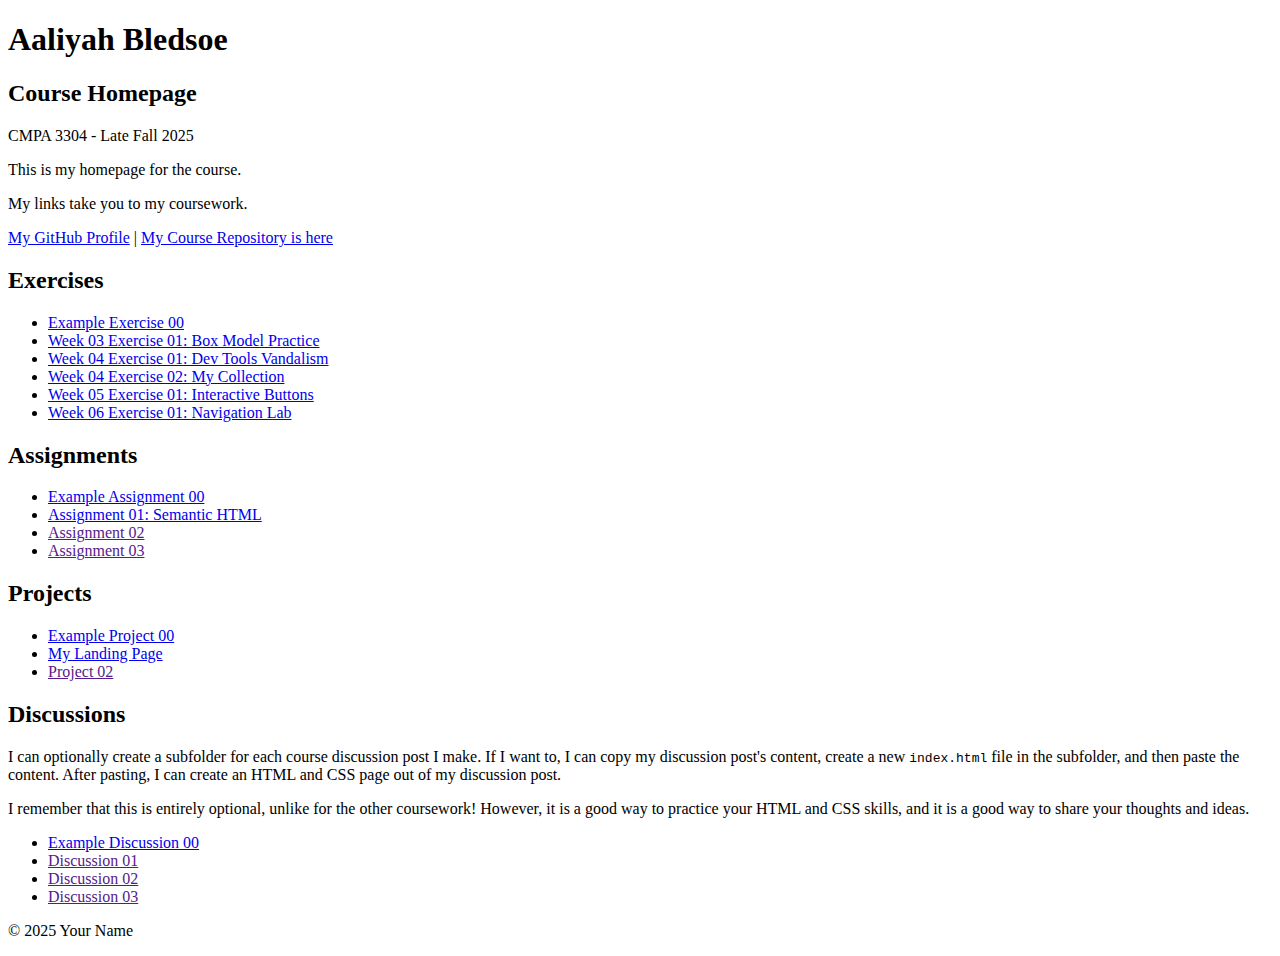
<file: index.html>
<!DOCTYPE html>

<!--

INSTRUCTIONS: HOW TO CHANGE THIS PAGE:

1. Change "Student Name" in the title above to your real name.

2. Change "Your Name" in the big heading below to your real name.

3. Change "your-username" to your real GitHub username in both links.

4. Change "your-repo-name" to the name of this repository.

5. Change "Course Name" to the name of your class.

6. Change "Semester Year" to match when you are taking this class.

7. Add links to your work:
    - Find the words that say "Exercise 01", "Assignment 01", etc.
    - Between the quote marks in href="", put the relative link to your work in the subfolder. You can simply link to the subfolder name. Take a look at the example folders and links to see how to do this.
    - For work not yet started/completed, you can leave the href="" blank until you are ready.
    - Change the words "Exercise 01" to match the name of the exercise. Do the same for assignments and projects. If you add your discussion posts, do the same for them.
    - Do this for each piece of work you finish.

8. You can add more links by copying a whole line like this:
    <li><a href="">New Work Name</a></li>
    Then paste it below the last one in that section.

9. Save your changes and push to GitHub when you are done. Remember you can use GitHub Desktop to help you with this.

Remember: During the course, if you want, you can style your homepage to introduce your own style and aesthetics. To start, keep this page simple and plain. This is just a template to get you started. Embrace the handcrafted approach to web design and development: change things to make them your own.

Remember: You must have a GitHub account, a new GitHub repository for this course, and this file (index.html) in that repository. 

Remember: You must create subfolders for each piece of coursework as the semester progresses.

-->

<html lang="en">

<head>
    <meta charset="UTF-8" />
    <title>Course Homepage template</title>
    <meta charset="UTF-8" />
    <meta name="viewport" content="width=device-width, initial-scale=1.0" />
    <title>Aaliyah Bledsoe - Course Homepage</title>
</head>

<body>
    <header>
        <h1>Aaliyah Bledsoe</h1>
        <h2>Course Homepage</h2>
        <p>CMPA 3304 - Late Fall 2025</p>
        <p>This is my homepage for the course.</p>
        <p>My links take you to my coursework.</p>
        <nav>
            <a href="https://github.com/aabledso">My GitHub Profile</a>
            |
            <a href="https://github.com/aabledso/course-portfolio-aaliyah-bledsoe">
                My Course Repository is here
            </a>
        </nav>
    </header>

    <main>
        <section>
            <h2>Exercises</h2>
            <ul>
                <li>
                    <a href="example-exercise-00/">Example Exercise 00</a>
                </li>
                <li><a href="week-03-exercise-01">Week 03 Exercise 01: Box Model Practice</a></li>
                <li><a href="week-04-exercise-01">Week 04 Exercise 01: Dev Tools
                        Vandalism</a></li>
                <li><a href="week-04-exercise-02">Week 04 Exercise 02: My Collection</a></li>
                <li><a href="week-05-exercise-01/">Week 05 Exercise 01: Interactive Buttons</a></li>
                <li><a href="week-06-exercise-01/">Week 06 Exercise 01: Navigation Lab</a></li>
            </ul>
        </section>

        <section>
            <h2>Assignments</h2>
            <ul>
                <li>
                    <a href="example-assignment-00/">
                        Example Assignment 00
                    </a>
                </li>
                <li><a href="assignment-01/index.html">Assignment 01: Semantic HTML</a></li>
                <li><a href="">Assignment 02</a></li>
                <li><a href="">Assignment 03</a></li>
            </ul>
        </section>

        <section>
            <h2>Projects</h2>
            <ul>
                <li>
                    <a href="example-project-00/">Example Project 00</a>
                </li>
                <li><a href="project-01\index.html">My Landing Page</a></li>
                <li><a href="">Project 02</a></li>
            </ul>
        </section>

        <section>
            <h2>Discussions</h2>
            <p>
                I can optionally create a subfolder for each course
                discussion post I make. If I want to, I can copy my
                discussion post's content, create a new
                <code>index.html</code>
                file in the subfolder, and then paste the content. After
                pasting, I can create an HTML and CSS page out of my
                discussion post.
            </p>
            <p>
                I remember that this is entirely optional, unlike for the
                other coursework! However, it is a good way to practice your
                HTML and CSS skills, and it is a good way to share your
                thoughts and ideas.
            </p>
            <ul>
                <li>
                    <a href="example-discussion-00/">
                        Example Discussion 00
                    </a>
                </li>
                <li><a href="">Discussion 01</a></li>
                <li><a href="">Discussion 02</a></li>
                <li><a href="">Discussion 03</a></li>
            </ul>
        </section>
    </main>

    <footer>
        <p>&copy; 2025 Your Name</p>
    </footer>
</body>

</html>
</file>
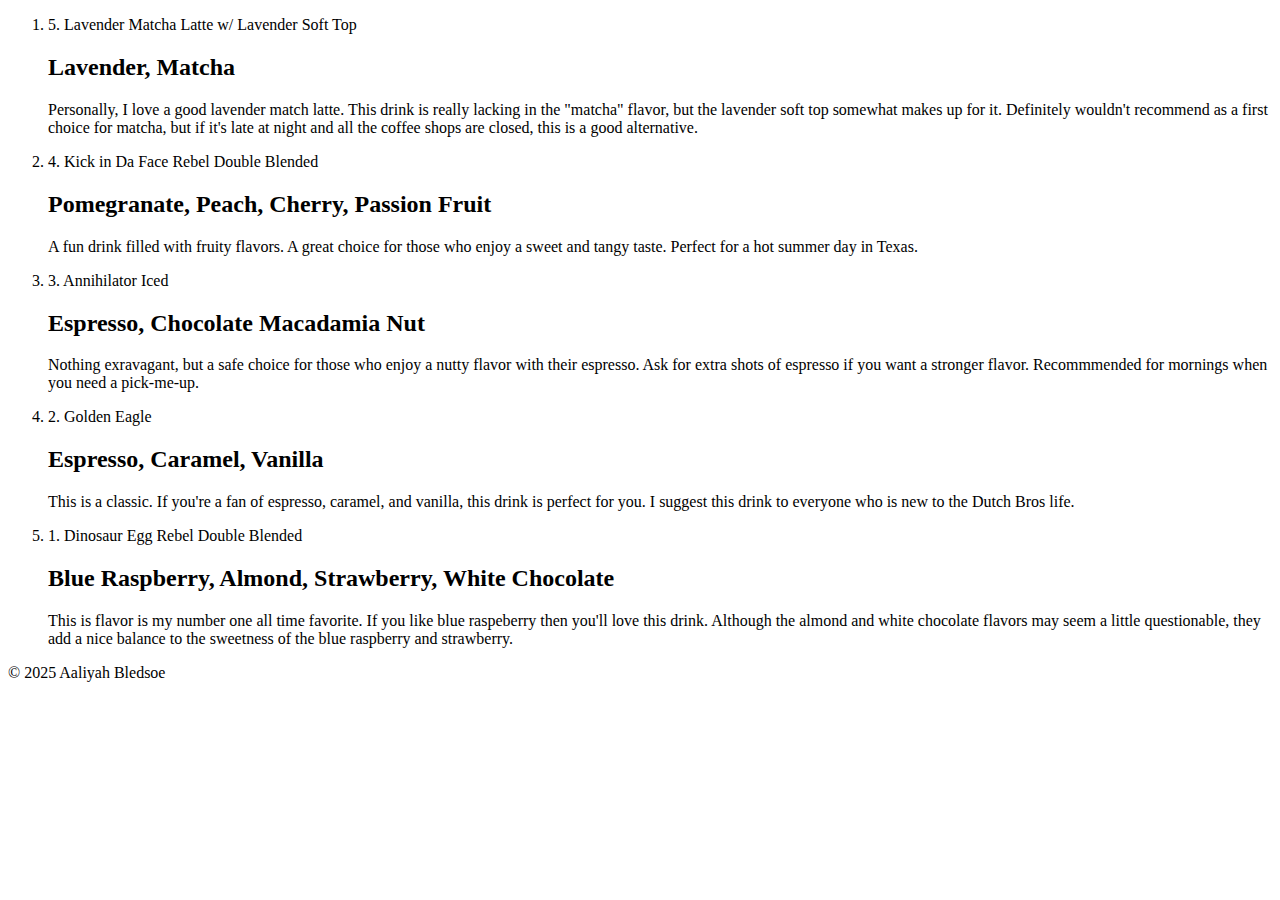
<file: assignment-01/index.html>
<!DOCTYPE html>
<html lang="en">
<header>
    <meta charset="UTF-8" />
    <meta name="viewport" content="width=device-width, initial-scale=1.0" />
    <title>Assignment 01: Semantic HTML</title>
</header>
<main>
    <ol>
        <li>5. Lavender Matcha Latte w/ Lavender Soft Top</li>
        <h2>Lavender, Matcha</h2>
        <p> Personally, I love a good lavender match latte. This drink is really lacking in the "matcha" flavor, but the
            lavender soft top somewhat makes up for it. Definitely wouldn't recommend as a first choice for matcha, but
            if it's late at night and all the coffee shops are closed, this is a good alternative. </p>
        <li>4. Kick in Da Face Rebel Double Blended</li>
        <h2>Pomegranate, Peach, Cherry, Passion Fruit</h2>
        <p> A fun drink filled with fruity flavors. A great choice for those who enjoy a sweet and tangy taste. Perfect
            for a hot summer day in Texas.</p>
        <li>3. Annihilator Iced</li>
        <h2>Espresso, Chocolate Macadamia Nut</h2>
        <p> Nothing exravagant, but a safe choice for those who enjoy a nutty flavor with their espresso. Ask for extra
            shots of espresso if you want a stronger flavor. Recommmended for mornings when you need a pick-me-up.</p>
        <li>2. Golden Eagle</li>
        <h2>Espresso, Caramel, Vanilla</h2>
        <p> This is a classic. If you're a fan of espresso, caramel, and vanilla, this drink is perfect for you. I
            suggest this drink to everyone who is new to the Dutch Bros life.</p>
        <li>1. Dinosaur Egg Rebel Double Blended</li>
        <h2>Blue Raspberry, Almond, Strawberry, White Chocolate</h2>
        <p> This is flavor is my number one all time favorite. If you like blue raspeberry then you'll love this drink.
            Although the almond and white chocolate flavors may seem a little questionable, they add a nice balance to
            the sweetness of the blue raspberry and strawberry. </p>
    </ol>
</main>
<footer>
    <p>&copy; 2025 Aaliyah Bledsoe</p>
</footer>
</file>
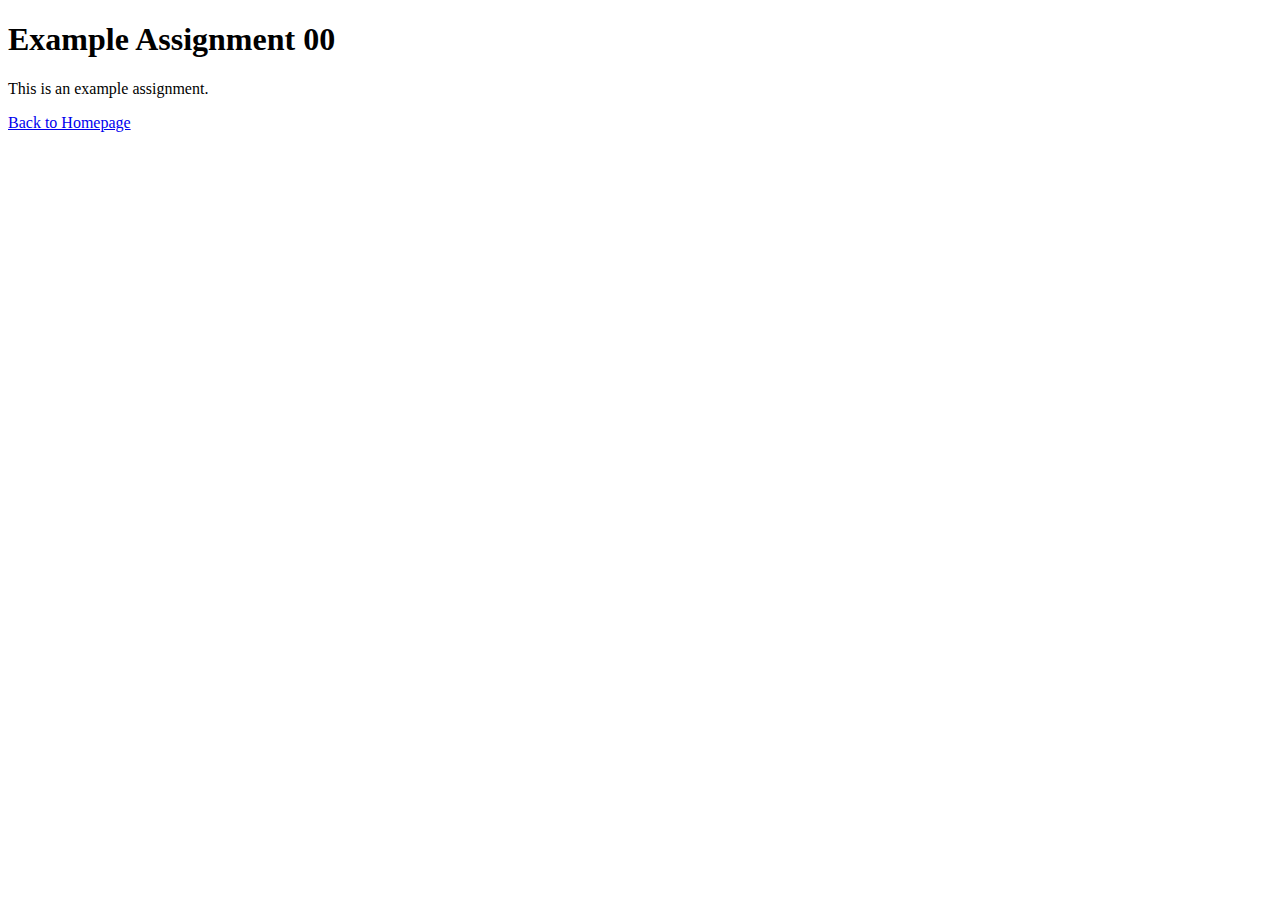
<file: example-assignment-00/index.html>
<!DOCTYPE html>
<html lang="en">
    <head>
        <meta charset="UTF-8" />
        <meta name="viewport" content="width=device-width, initial-scale=1.0" />
        <title>Example Assignment 00</title>
    </head>
    <body>
        <h1>Example Assignment 00</h1>
        <p>This is an example assignment.</p>
        <a href="../index.html">Back to Homepage</a>
    </body>
</html>
</file>
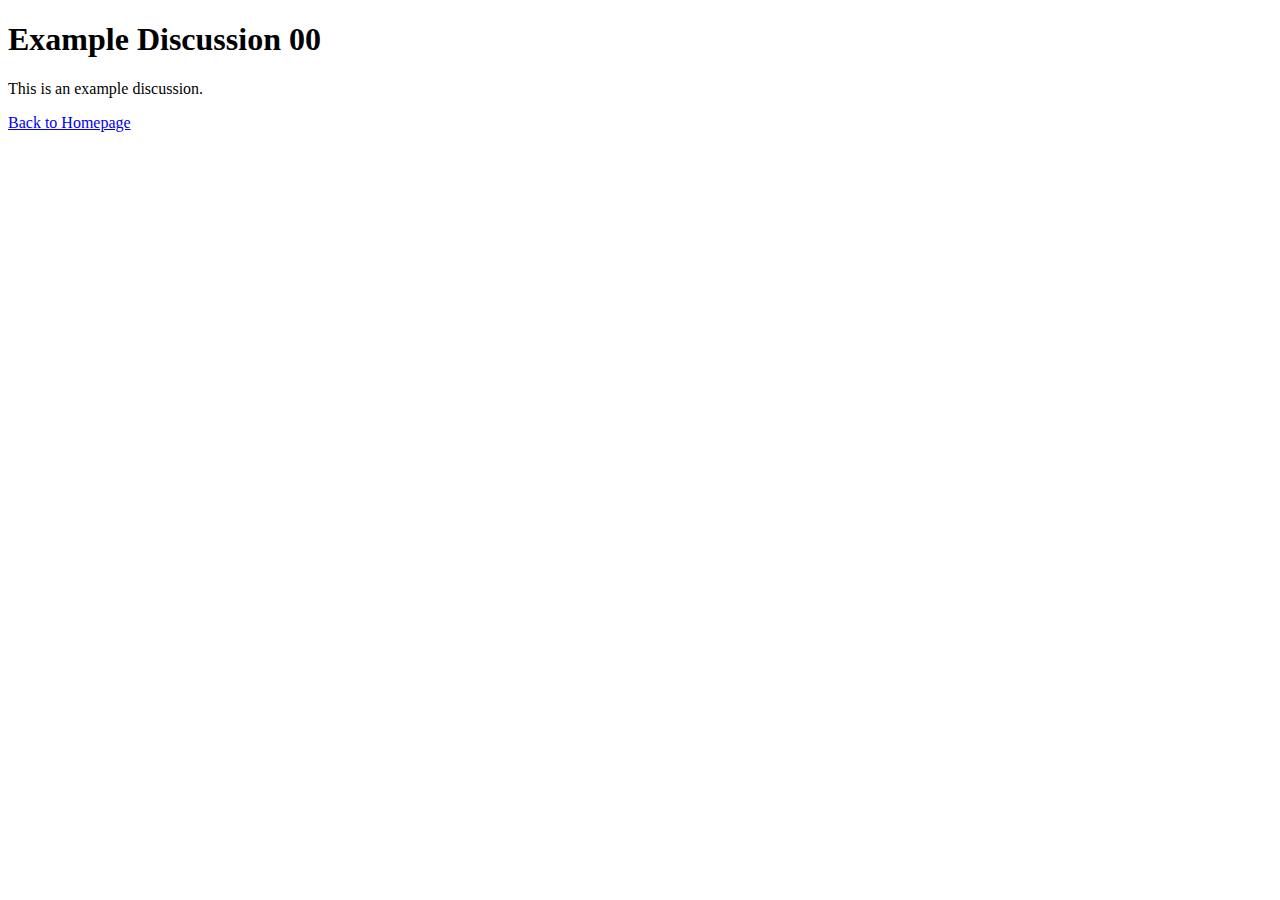
<file: example-discussion-00/index.html>
<!DOCTYPE html>
<html lang="en">
    <head>
        <meta charset="UTF-8" />
        <meta name="viewport" content="width=device-width, initial-scale=1.0" />
        <title>Example Discussion 00</title>
    </head>
    <body>
        <h1>Example Discussion 00</h1>
        <p>This is an example discussion.</p>
        <a href="../index.html">Back to Homepage</a>
    </body>
</html>
</file>
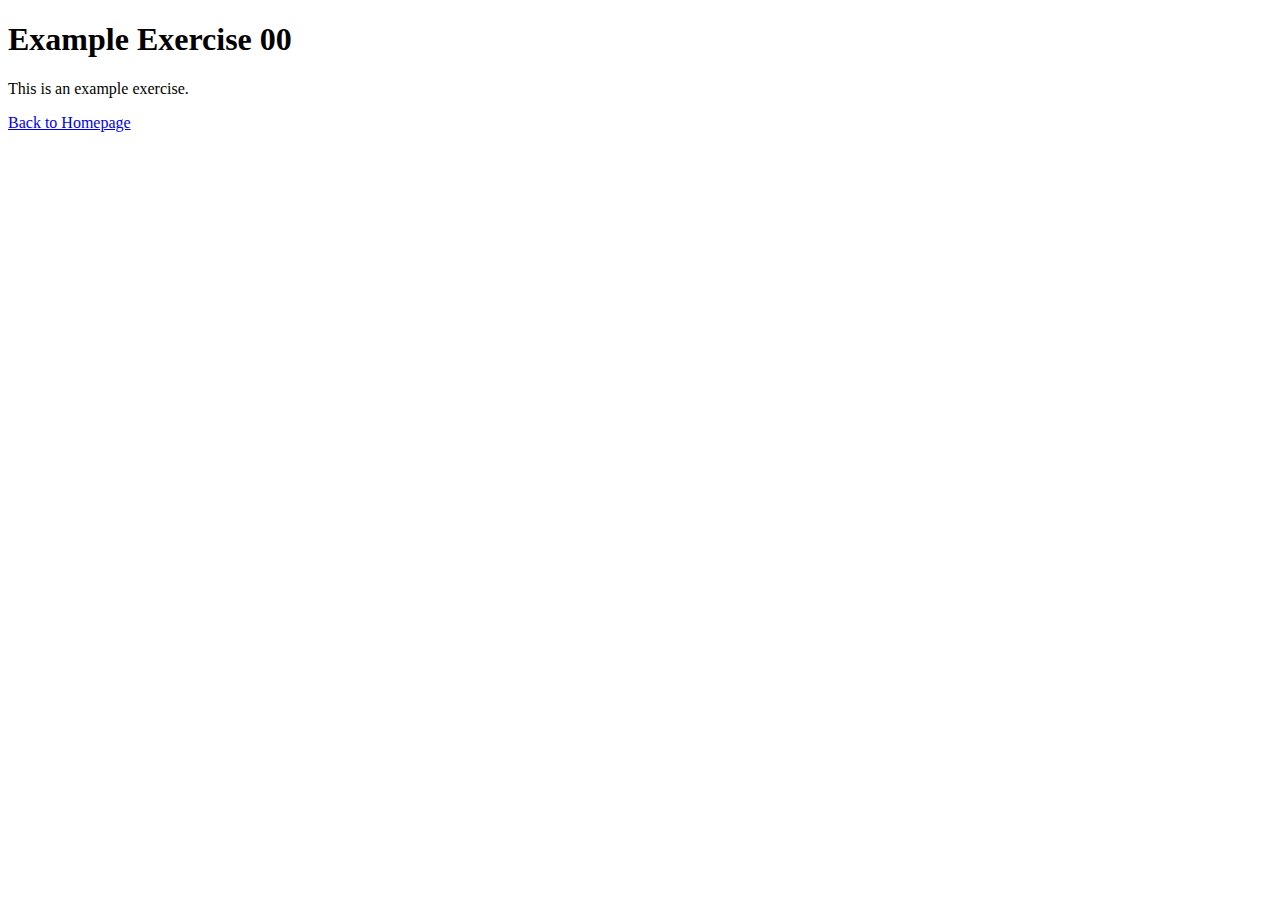
<file: example-exercise-00/index.html>
<!DOCTYPE html>
<html lang="en">
    <head>
        <meta charset="UTF-8" />
        <meta name="viewport" content="width=device-width, initial-scale=1.0" />
        <title>Example Exercise 00</title>
    </head>
    <body>
        <h1>Example Exercise 00</h1>
        <p>This is an example exercise.</p>
        <a href="../index.html">Back to Homepage</a>
    </body>
</html>
</file>
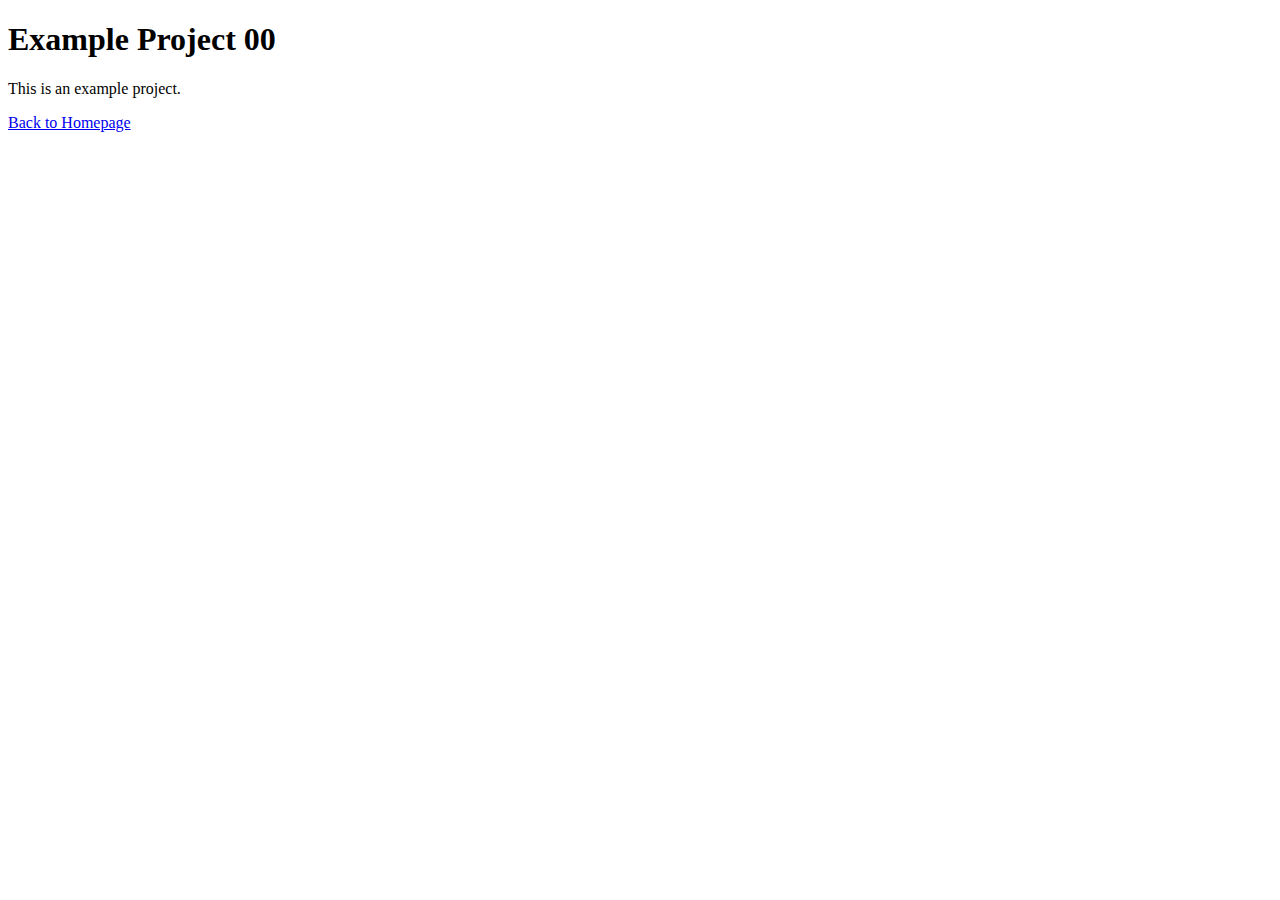
<file: example-project-00/index.html>
<!DOCTYPE html>
<html lang="en">
    <head>
        <meta charset="UTF-8" />
        <meta name="viewport" content="width=device-width, initial-scale=1.0" />
        <title>Example Project 00</title>
    </head>
    <body>
        <h1>Example Project 00</h1>
        <p>This is an example project.</p>
        <a href="../index.html">Back to Homepage</a>
    </body>
</html>
</file>
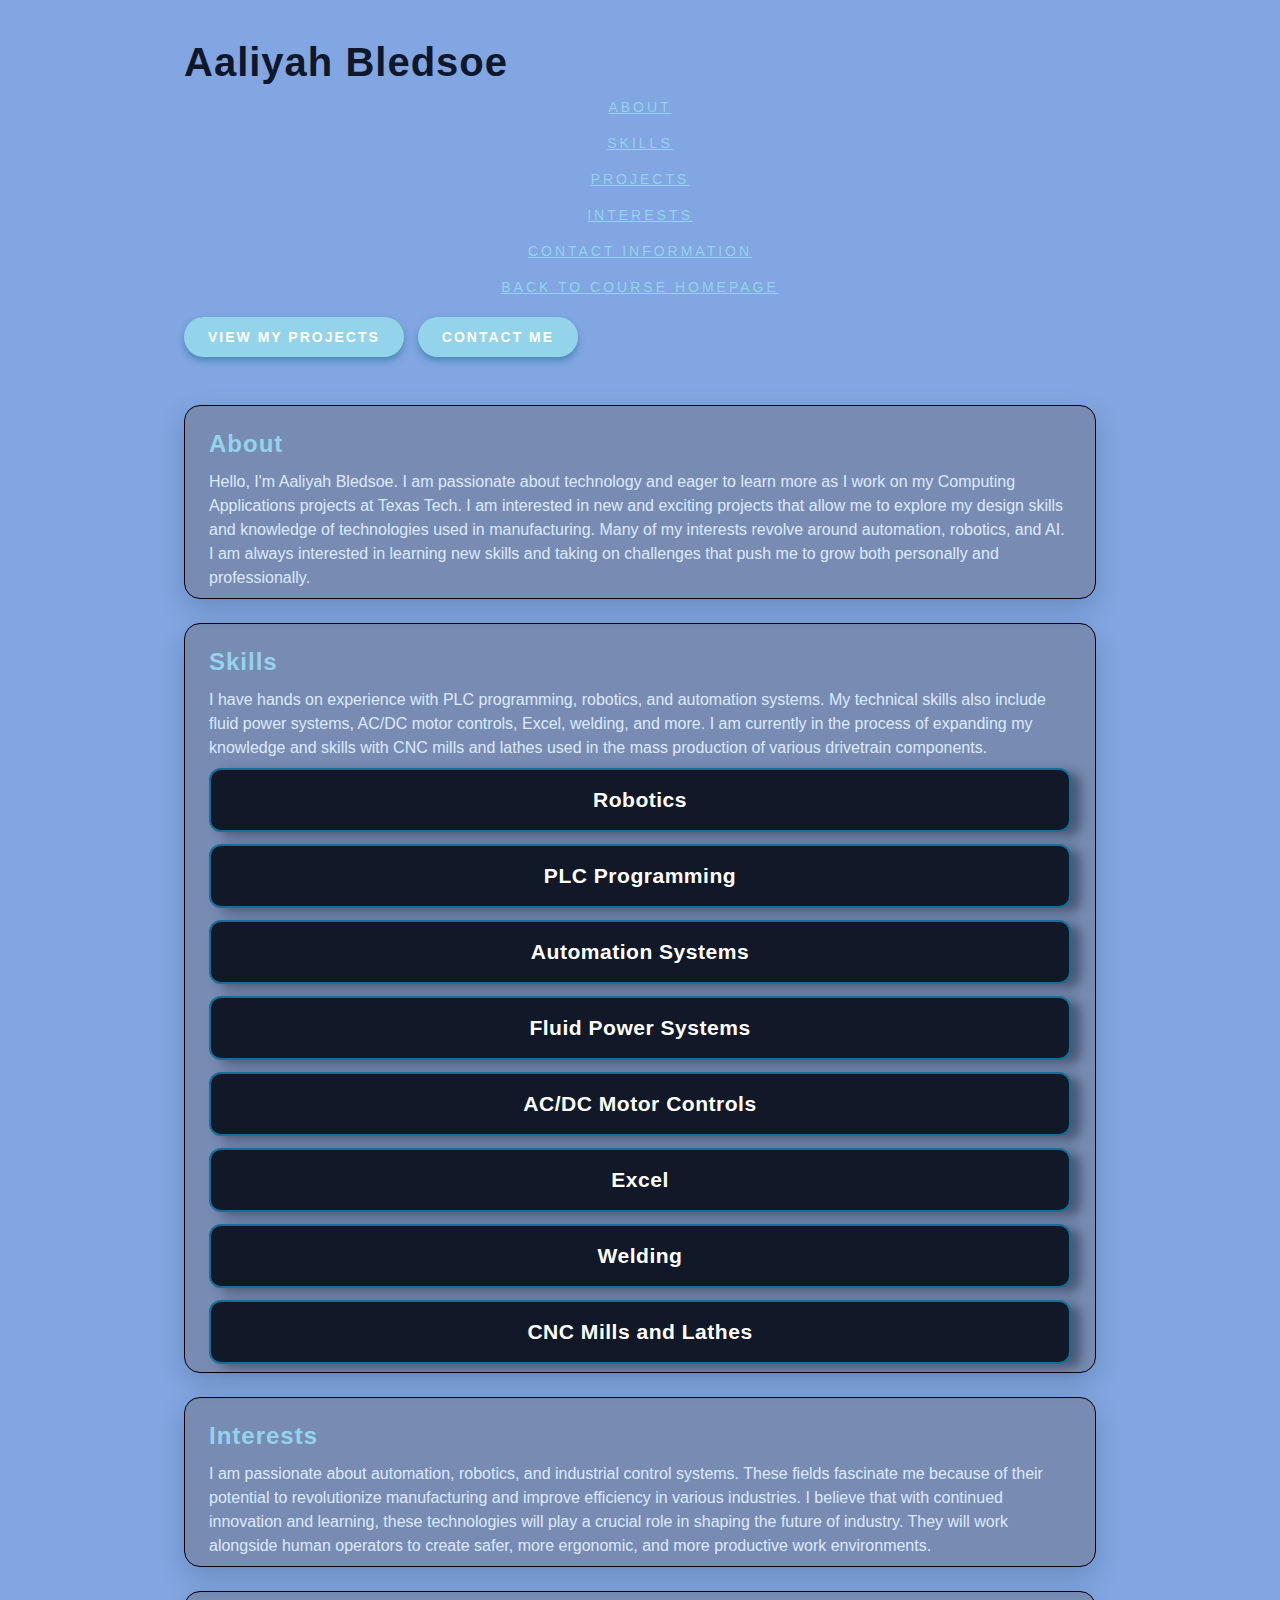
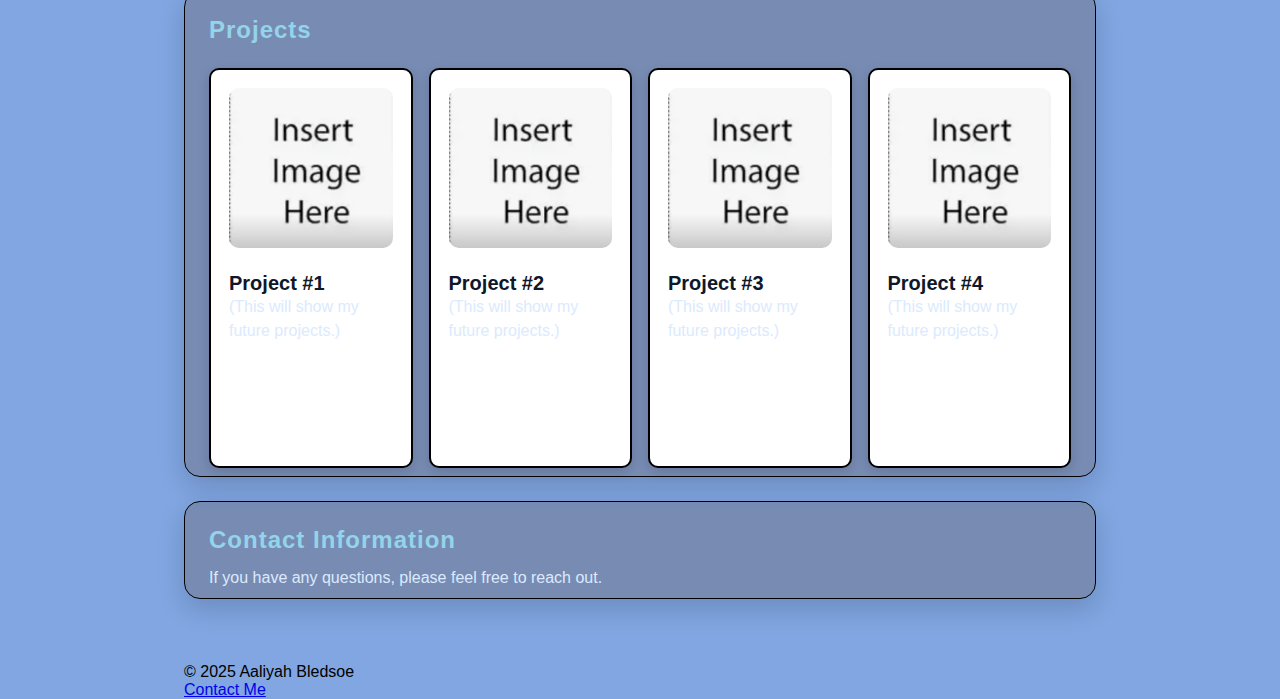
<file: project-01/index.html>
<!DOCTYPE html>
<html lang="en">

<head>
    <meta charset="UTF-8" />
    <meta name="viewport" content="width=device-width, initial-scale=1.0" />
    <title>Aaliyah Bledsoe - Landing Page</title>
    <link rel="stylesheet" href="./style.css" />
</head>

<body>
    <header>
        <h1>Aaliyah Bledsoe</h1>
        <nav>
            <a href="../index.html">About</a>
            <a href="../index.html">Skills</a>
            <a href="../index.html">Projects</a>
            <a href="../index.html">Interests</a>
            <a href="../index.html">Contact Information</a>
            <a href="../index.html">Back to Course Homepage</a>
        </nav>
        <div class="buttons">
            <a href="#projects" class="button">View My Projects</a>
            <a href="mailto:aabledso@ttu.edu" class="button">Contact Me</a>
        </div>
    </header>



    <main>
        <div class="grid-main">
            <section id="about">
                <h2>About</h2>
                <p>Hello, I'm Aaliyah Bledsoe. I am passionate about technology and eager to learn more as I work on my
                    Computing Applications projects at Texas Tech. I am
                    interested in new and exciting projects that allow me to explore my design skills and knowledge of
                    technologies used in manufacturing. Many of my interests revolve around automation, robotics, and
                    AI. I
                    am always interested in learning new skills and taking on challenges that push me to grow both
                    personally and professionally.
                </p>
            </section>


            <section id="skills">
                <h2>Skills</h2>
                <p>I have hands on experience with PLC programming, robotics, and automation systems. My technical
                    skills
                    also include fluid power systems, AC/DC motor controls, Excel, welding, and more. I am currently in
                    the
                    process of expanding my knowledge and skills with CNC mills and lathes used in the mass production
                    of
                    various drivetrain components.</p>
                <div class="skill-list">
                    <div class="skill-card">
                        <h3>Robotics</h3>
                    </div>
                    <div class="skill-card">
                        <h3>PLC Programming</h3>
                    </div>
                    <div class="skill-card">
                        <h3>Automation Systems</h3>
                    </div>
                    <div class="skill-card">
                        <h3>Fluid Power Systems</h3>
                    </div>
                    <div class="skill-card">
                        <h3>AC/DC Motor Controls</h3>
                    </div>
                    <div class="skill-card">
                        <h3>Excel</h3>
                    </div>
                    <div class="skill-card">
                        <h3>Welding</h3>
                    </div>
                    <div class="skill-card">
                        <h3>CNC Mills and Lathes</h3>
                    </div>
                </div>
            </section>


            <section id="interests" class="section-holder">
                <h2>Interests</h2>
                <p>I am passionate about automation, robotics, and industrial control systems. These fields fascinate me
                    because of their potential to revolutionize manufacturing and improve efficiency in various
                    industries.
                    I believe that with continued innovation and learning, these technologies will play a crucial role
                    in
                    shaping the future of industry. They will work alongside human operators to create safer, more
                    ergonomic, and more productive work environments.</p>
            </section>

            <section id="projects" class="section-holder">
                <h2>Projects</h2>
                <div class="projects-row">
                    <div class="project-card">
                        <img src="./insert-image.png" alt="Project Placeholder Image" />
                        <h3>Project #1</h3>
                        <p>(This will show my future projects.)</p>
                    </div>
                    <div class="project-card">
                        <img src="./insert-image.png" alt="Project Placeholder Image" />
                        <h3>Project #2</h3>
                        <p>(This will show my future projects.)</p>
                    </div>
                    <div class="project-card">
                        <img src="./insert-image.png" alt="Project Placeholder Image" />
                        <h3>Project #3</h3>
                        <p>(This will show my future projects.)</p>
                    </div>
                    <div class="project-card">
                        <img src="./insert-image.png" alt="Project Placeholder Image" />
                        <h3>Project #4</h3>
                        <p>(This will show my future projects.)</p>
                    </div>
                </div>
            </section>

            <section id="contact" class="section-holder">
                <h2>Contact Information</h2>
                <p> If you have any questions, please feel free to reach out.</p>
            </section>


    </main>

    <footer id="contact" <p>&copy; 2025 Aaliyah Bledsoe</p>
        <a href="mailto:jbledsoea@gmail.com">Contact Me</a>
    </footer>
</body>

</html>
</file>
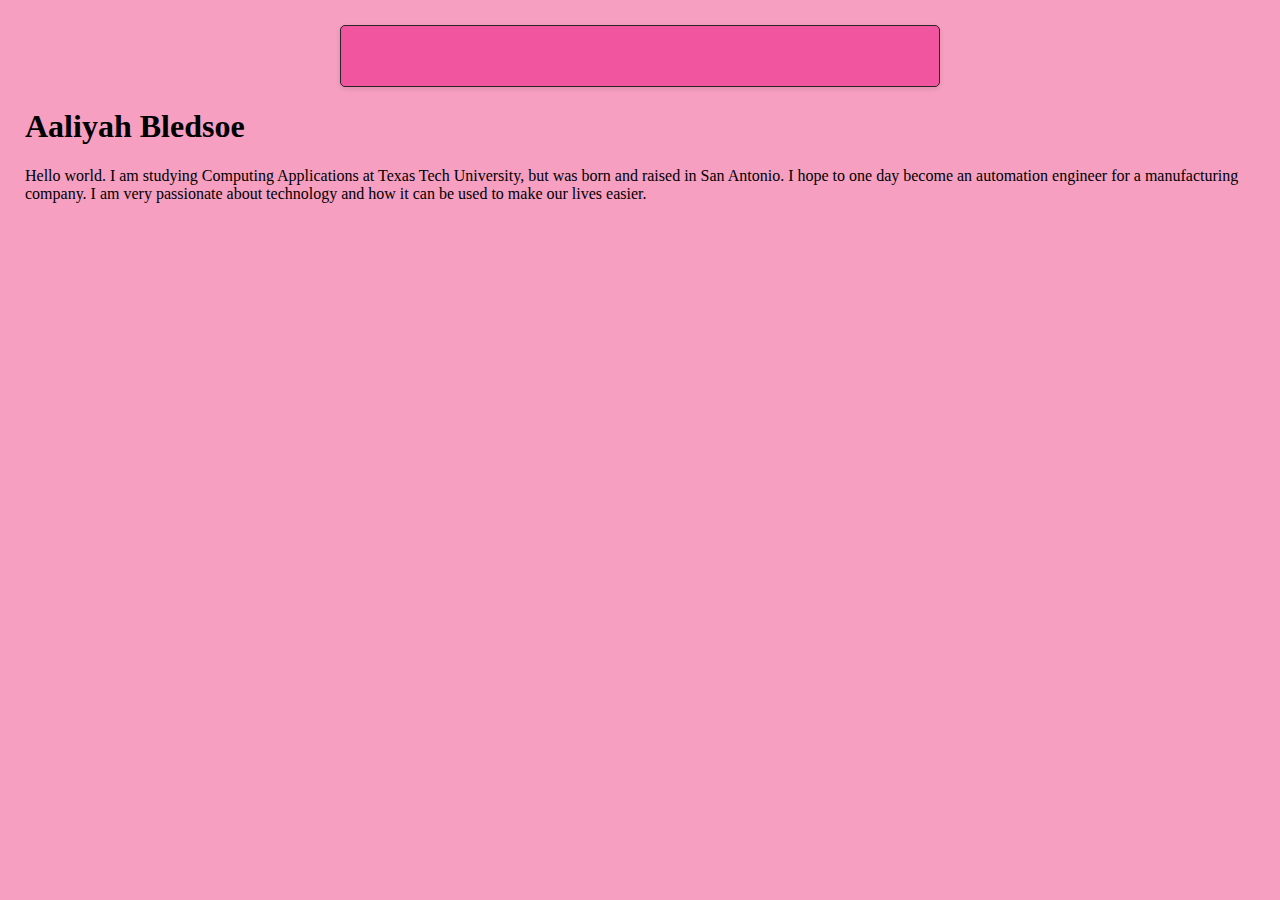
<file: week-03-exercise-01/index.html>
<!DOCTYPE html>
<html lang="en">

<head>
    <title>Aaliyah Bledsoe</title>
    <link rel="stylesheet" href="style.css">
</head>

<body>
    <div class="card"></div>
    <h1> Aaliyah Bledsoe </h1>
    <p> Hello world. I am studying Computing Applications at Texas Tech University, but was born
        and raised in San Antonio. I hope to one day become an automation engineer for a manufacturing company. I am
        very passionate about technology and how it can be used to make our lives easier. </p>
    </p>
    </div>
</body>
</file>
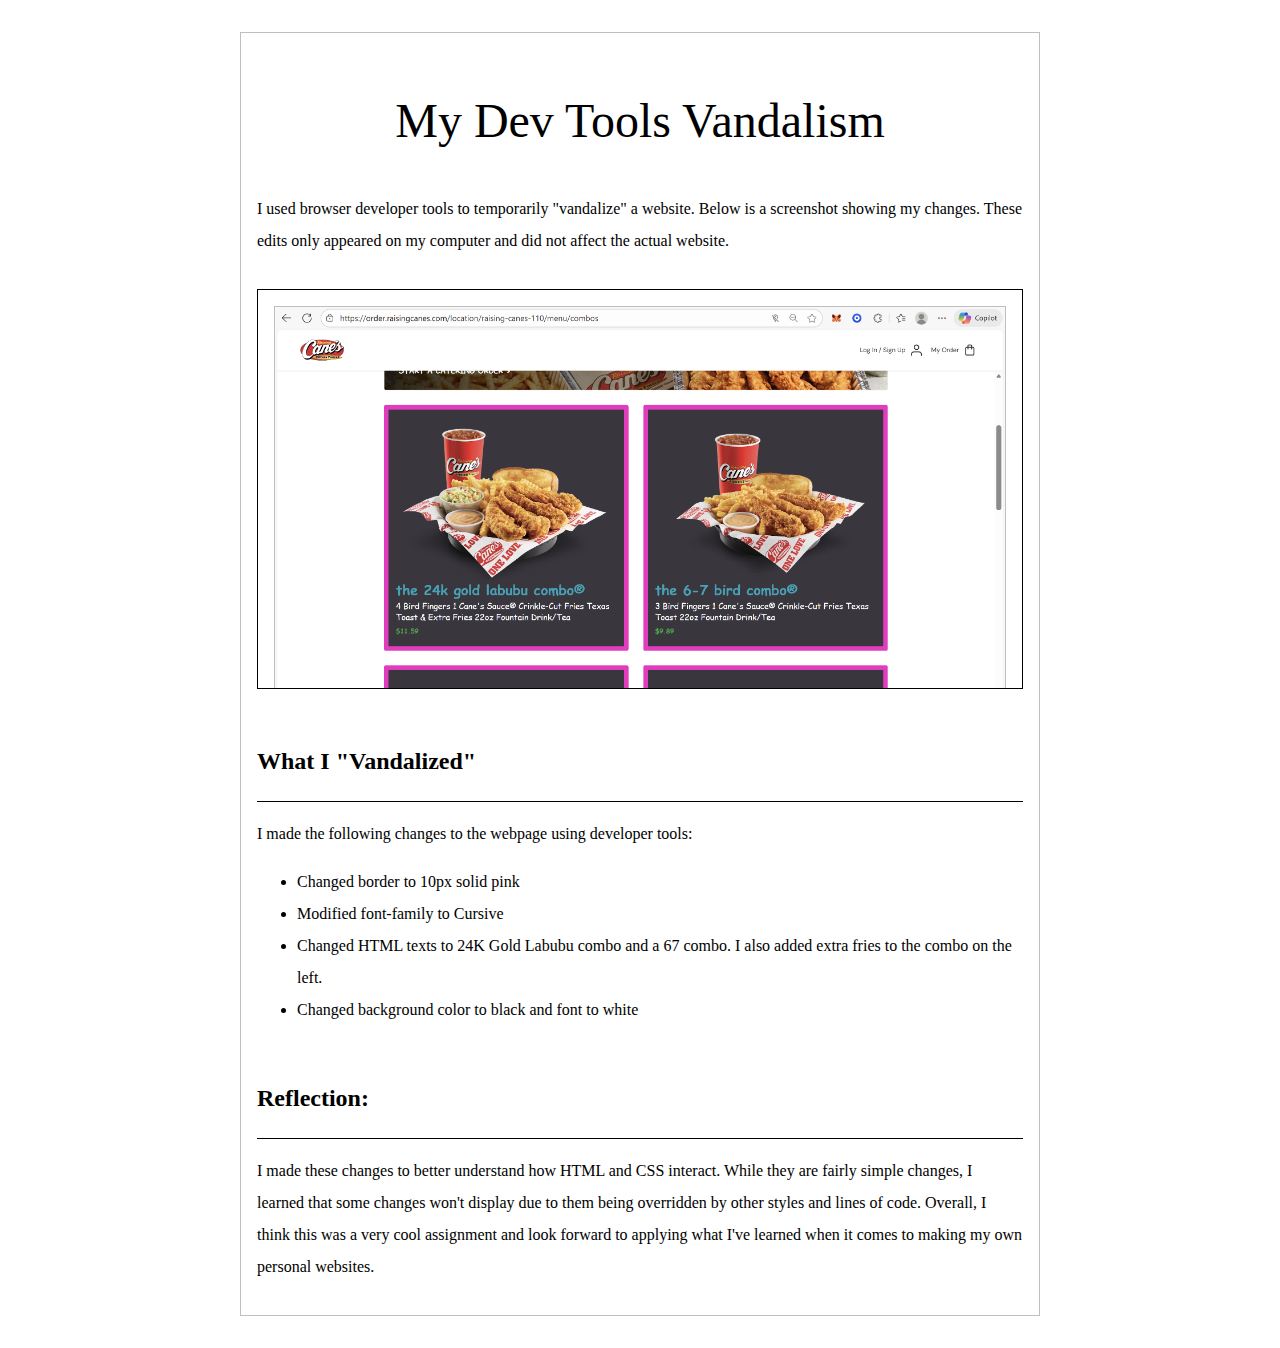
<file: week-04-exercise-01/index.html>
<!DOCTYPE html>
<html lang="en">

<head>
    <meta charset="UTF-8" />
    <meta name="viewport" content="width=device-width, initial-scale=1.0" />
    <title>Week 04 Exercise 01 - My Dev Tools Vandalism</title>
    <link rel="stylesheet" href="./style.css" />
</head>

<body>
    <main>
        <h1>My Dev Tools Vandalism</h1>
        <p>
            I used browser developer tools to temporarily "vandalize" a
            website. Below is a screenshot showing my changes. These edits
            only appeared on my computer and did not affect the actual
            website.
        </p>
        <div class="screenshot-container">
            <!-- 
                IMPORTANT: Update the src attribute below to match your screenshot filename.
                Example: If your screenshot is named "apple-dot-com-but-with-papyrus-font.png", change the line to:
                src="./apple-dot-com-but-with-papyrus-font.png"
            -->
            <img src="./devtools-canes-vandalism-screenshot.png" alt="Screenshot of the webpage I vandalized" />
        </div>
        <h2>What I "Vandalized"</h2>
        <p>
            I made the following changes to the webpage using developer tools:
        </p>
        <ul>
            <li>Changed border to 10px solid pink</li>
            <li>Modified font-family to Cursive</li>
            <li>Changed HTML texts to 24K Gold Labubu combo and a 67 combo. I also added extra fries to the combo on the
                left.</li>
            <li>Changed background color to black and font to white</li>
        </ul>
        <h2>Reflection:</h2>
        <p>I made these changes to better understand how HTML and CSS interact. While they are fairly simple
            changes, I learned that some changes won't display due to them being overridden by other styles and
            lines of code. Overall, I think this was a very cool assignment and look forward to applying what I've
            learned when it comes to making my own personal websites.</p>
    </main>
</body>

</html>
</file>
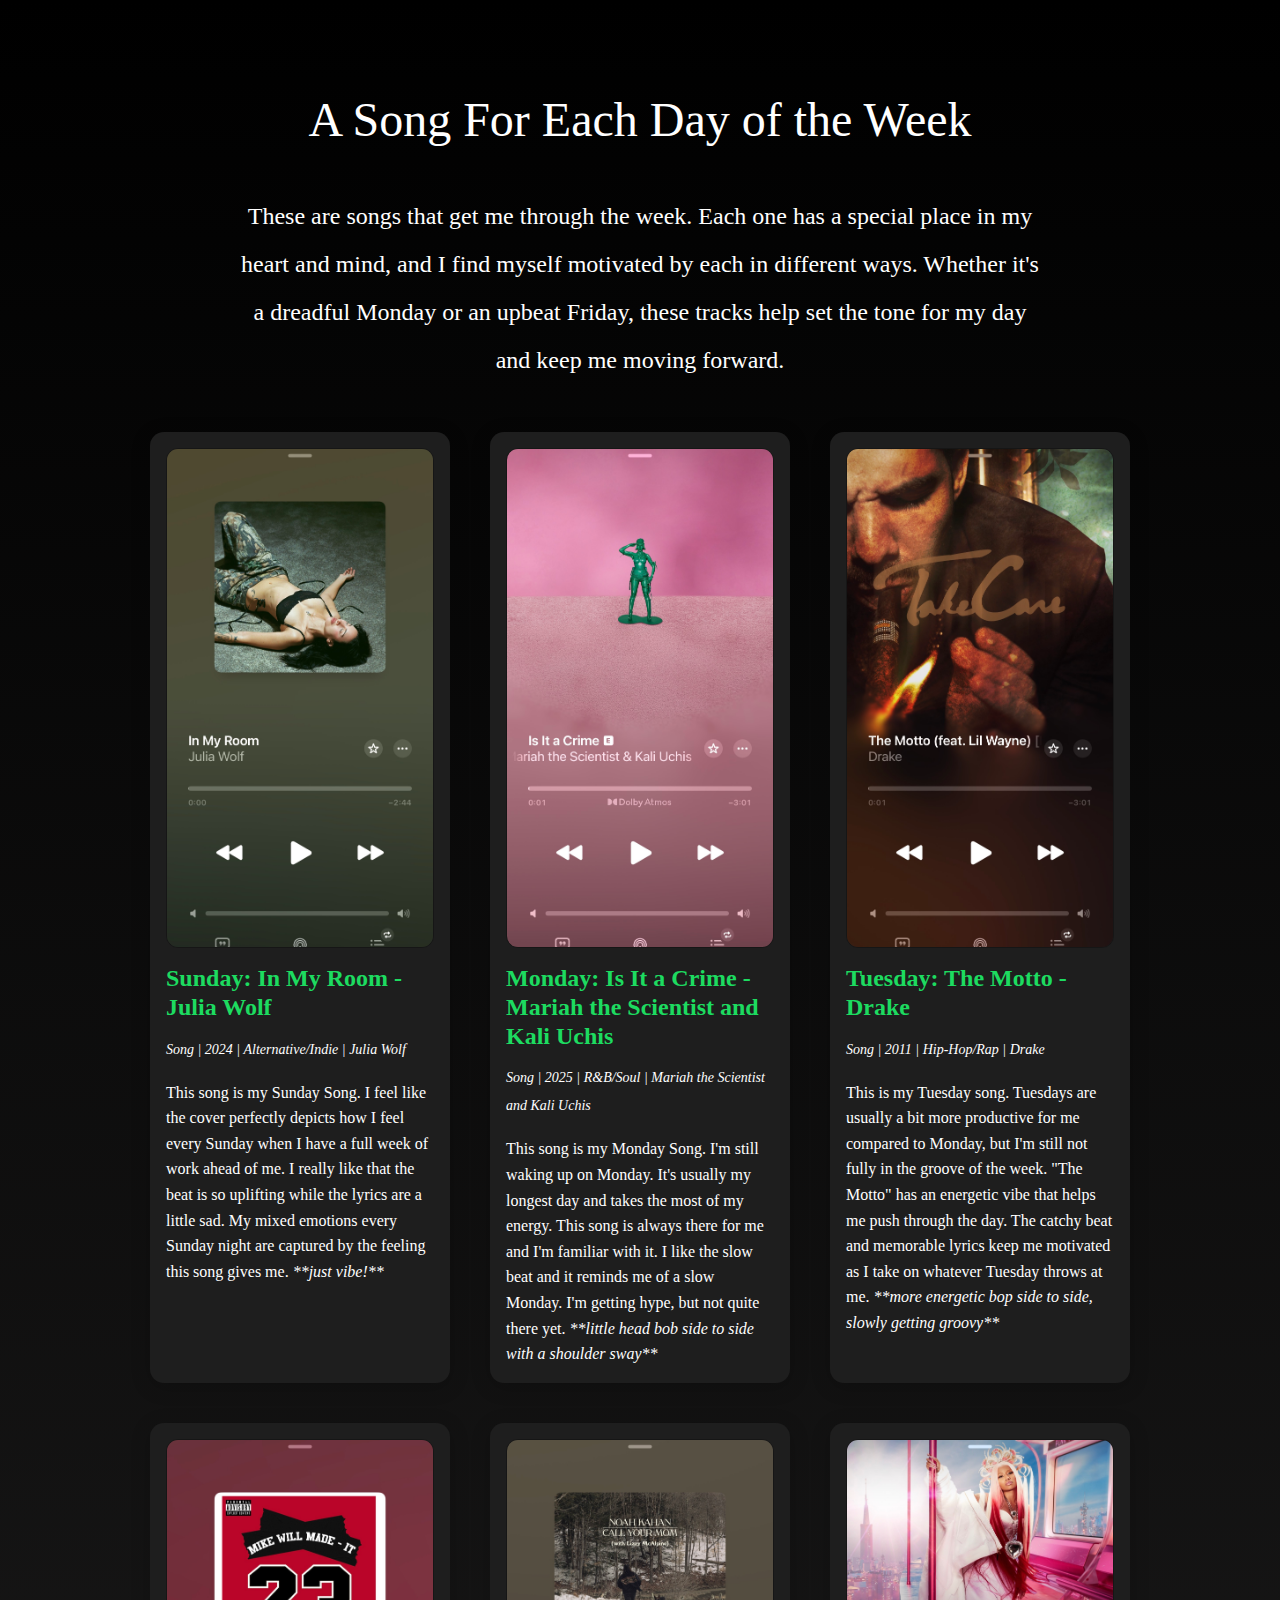
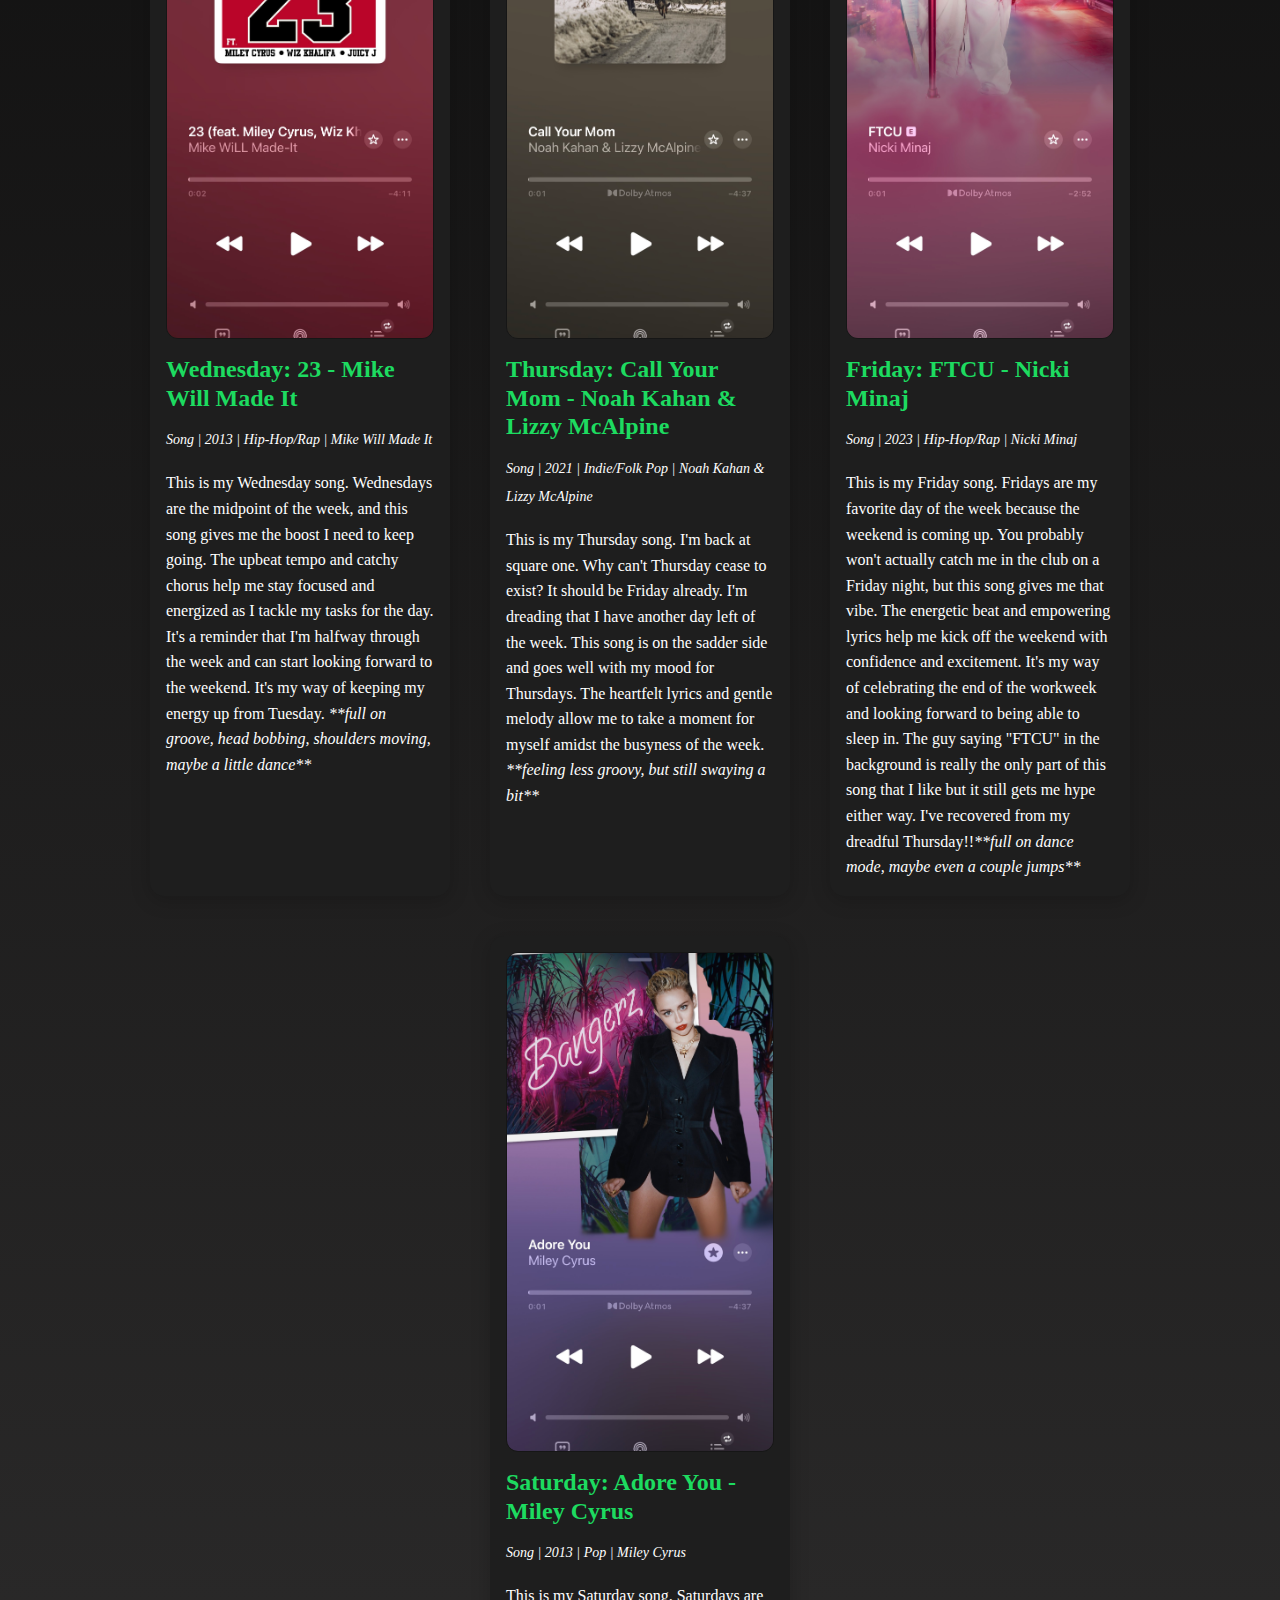
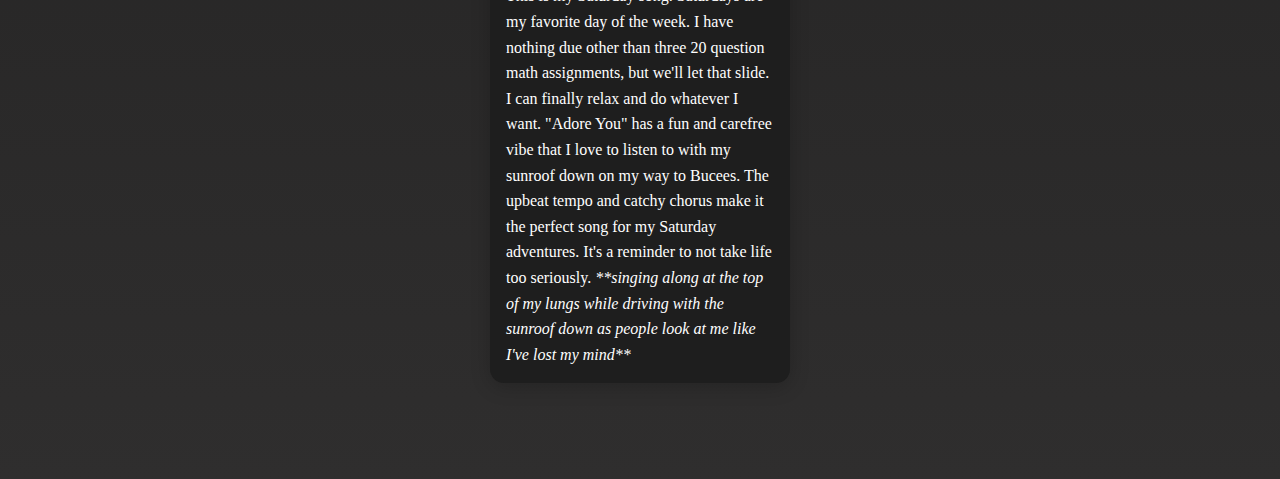
<file: week-04-exercise-02/index.html>
<!DOCTYPE html>
<html lang="en">

<head>
    <meta charset="UTF-8" />
    <meta name="viewport" content="width=device-width, initial-scale=1.0" />
    <title>Week 04 Exercise 02 - My Collection</title>
    <link rel="stylesheet" href="./style.css" />
</head>

<body>
    <main>
        <h1>A Song For Each Day of the Week</h1>
        <!-- 
            SAMPLE OVERVIEW TEXT
            Replace this entire paragraph with your own description.
            How do you think about your collection? Write that out here.
            P.S. Please use your own words. Be yourself.
        -->
        <p>
            These are songs that get me through the week. Each one has a special place in my heart and mind, and I find
            myself motivated by each in different ways. Whether it's a dreadful Monday or an upbeat Friday, these tracks
            help set the tone for my day and keep me moving forward.
        </p>

        <div class="collection-grid">

            <!-- 
                SAMPLE CARD 1
                Replace this entire card with your own item.
                Keep the same structure: image, title, details, description.
            -->
            <div class="collection-card">
                <a href="https://music.apple.com/us/album/in-my-room/1789873895?i=1789874182" class="play-button">
                    <i></i>
                </a>
                <img src="./in-my-room.png" alt="In My Room - Julia Wolf" />
                <h2>Sunday: In My Room - Julia Wolf</h2>
                <p class="details">Song | 2024 | Alternative/Indie | Julia Wolf</p>
                <p class="description">
                    This song is my Sunday Song. I feel like the cover perfectly depicts how I feel every Sunday when I
                    have a full week of
                    work ahead of me. I really like that the beat is so uplifting while the lyrics are a little sad. My
                    mixed emotions every
                    Sunday night are captured by the feeling this song gives me. <em>**just vibe!**</em>
                </p>
            </div>

            <!-- 
                SAMPLE CARD 2
                Replace this entire card with your own item.
                Notice the structure is identical to Sample Card 1.
            -->
            <div class="collection-card">
                <a href="https://music.apple.com/us/album/is-it-a-crime/1824543088?i=1824543092" class="play-button">
                    <i></i>
                </a>
                <img src="./is-it-a-crime.png" alt="Is It a Crime - Mariah the Scientist and Kali Uchis" />
                <h2>Monday: Is It a Crime - Mariah the Scientist and Kali Uchis</h2>
                <p class="details">Song | 2025 | R&B/Soul | Mariah the Scientist and Kali Uchis</p>
                <p class="description">
                    This song is my Monday Song. I'm still waking up on Monday. It's usually my longest day and takes
                    the most of my energy. This song is always there for me and I'm familiar with it. I like the slow
                    beat and it reminds me of a slow Monday. I'm getting hype, but not quite there yet. <em>**little
                        head bob side to side with a shoulder sway**</em>
                </p>
            </div>

            <!-- 
                PLACEHOLDER CARD 3
                Complete this card by adding your image, title, details, and description.
            -->
            <div class="collection-card">
                <a href="https://music.apple.com/us/album/the-motto-feat-lil-wayne-bonus-track/1440642493?i=1440643139"
                    class="play-button">
                    <i></i>
                </a>
                <img src="./the-motto.png" alt="The Motto - Drake" />
                <h2>Tuesday: The Motto - Drake</h2>
                <p class="details">Song | 2011 | Hip-Hop/Rap | Drake</p>
                <p class="description">
                    This is my Tuesday song. Tuesdays are usually a bit more productive for me compared to Monday, but
                    I'm still not fully in the groove of the week. "The Motto" has an energetic vibe that helps me push
                    through the day. The catchy beat and memorable lyrics keep me motivated as I take on whatever
                    Tuesday throws at me. <em>**more energetic bop side to side, slowly getting groovy**</em>
                </p>
            </div>

            <!-- 
                PLACEHOLDER CARD 4
                Complete this card by adding your image, title, details, and description.
            -->
            <div class="collection-card">
                <a href="https://music.apple.com/us/album/23-feat-miley-cyrus-wiz-khalifa-juicy-j/1445021020?i=1445021082"
                    class="play-button">
                    <i></i>
                </a>
                <img src="./23.png" alt="23 - Mike Will Made It" />
                <h2>Wednesday: 23 - Mike Will Made It</h2>
                <p class="details">Song | 2013 | Hip-Hop/Rap | Mike Will Made It</p>
                <p class="description">
                    This is my Wednesday song. Wednesdays are the midpoint of the week, and this song gives me the boost
                    I need to keep going. The upbeat tempo and catchy chorus help me stay focused and energized as I
                    tackle my tasks for the day. It's a reminder that I'm halfway through the week and can start looking
                    forward to the weekend. It's my way of keeping my energy up from Tuesday. <em>**full on groove, head
                        bobbing, shoulders moving, maybe a little dance**</em>
                </p>
            </div>

            <!-- 
                PLACEHOLDER CARD 5
                Complete this card by adding your image, title, details, and description.
            -->
            <div class="collection-card">
                <a href="https://music.apple.com/us/album/call-your-mom/1689703584?i=1689704028" class="play-button">
                    <i></i>
                </a>
                <img src="./call-your-mom.png" alt="Call Your Mom - Noah Kahan & Lizzy McAlpine" />
                <h2>Thursday: Call Your Mom - Noah Kahan & Lizzy McAlpine</h2>
                <p class="details">Song | 2021 | Indie/Folk Pop | Noah Kahan & Lizzy McAlpine</p>
                <p class="description">
                    This is my Thursday song. I'm back at square one. Why can't Thursday cease to exist? It should be
                    Friday already. I'm dreading that I have another day left of the week. This song is on the sadder
                    side and goes well with my mood for Thursdays. The heartfelt lyrics and gentle melody allow me to
                    take a moment for myself amidst the busyness of the week. <em>**feeling less groovy, but still
                        swaying a bit**</em>
                </p>
            </div>

            <!-- 
                PLACEHOLDER CARD 6
                Complete this card by adding your image, title, details, and description.
            -->
            <div class="collection-card">
                <a href="https://music.apple.com/us/album/ftcu/1720307257?i=1720307420" class="play-button">
                    <i></i>
                </a>
                <img src="./ftcu.png" alt="FTCU - Nicki Minaj" />
                <h2>Friday: FTCU - Nicki Minaj</h2>
                <p class="details">Song | 2023 | Hip-Hop/Rap | Nicki Minaj</p>
                <p class="description">
                    This is my Friday song. Fridays are my favorite day of the week because the weekend is coming up.
                    You
                    probably won't actually catch me in the club on a Friday night, but this song gives me that vibe.
                    The
                    energetic beat and empowering lyrics help me kick off the weekend with confidence and excitement.
                    It's
                    my way of celebrating the end of the workweek and looking forward to being able to sleep in. The guy
                    saying "FTCU" in the background is really the only part of this song that I like but it still gets
                    me
                    hype either way. I've recovered from my dreadful Thursday!!<em>**full on dance mode, maybe even a
                        couple
                        jumps**</em>
                </p>
            </div>

            <!-- 
                PLACEHOLDER CARD 7
                Complete this card by adding your image, title, details, and description.
            -->
            <div class="collection-card">
                <a href="https://music.apple.com/us/album/adore-you/1460315055?i=1460315064" class="play-button">
                    <i></i>
                </a>
                <img src="./adore-you.png" alt="Adore You - Miley Cyrus" />
                <h2>Saturday: Adore You - Miley Cyrus</h2>
                <p class="details"> Song | 2013 | Pop | Miley Cyrus</p>
                <p class="description">
                    This is my Saturday song. Saturdays are my favorite day of the week. I have nothing due other than
                    three 20 question math assignments, but we'll let that slide. I can finally relax and do whatever I
                    want. "Adore You" has a fun and carefree vibe that I love to listen to with my sunroof down on my
                    way to Bucees. The upbeat tempo and catchy chorus make it the perfect song for my Saturday
                    adventures. It's a reminder to not take life too seriously. <em>**singing along at the top of my
                        lungs while driving with the sunroof down as people look at me like I've lost my mind**</em>
                </p>
            </div>
        </div>
    </main>
</body>

</html>
</file>
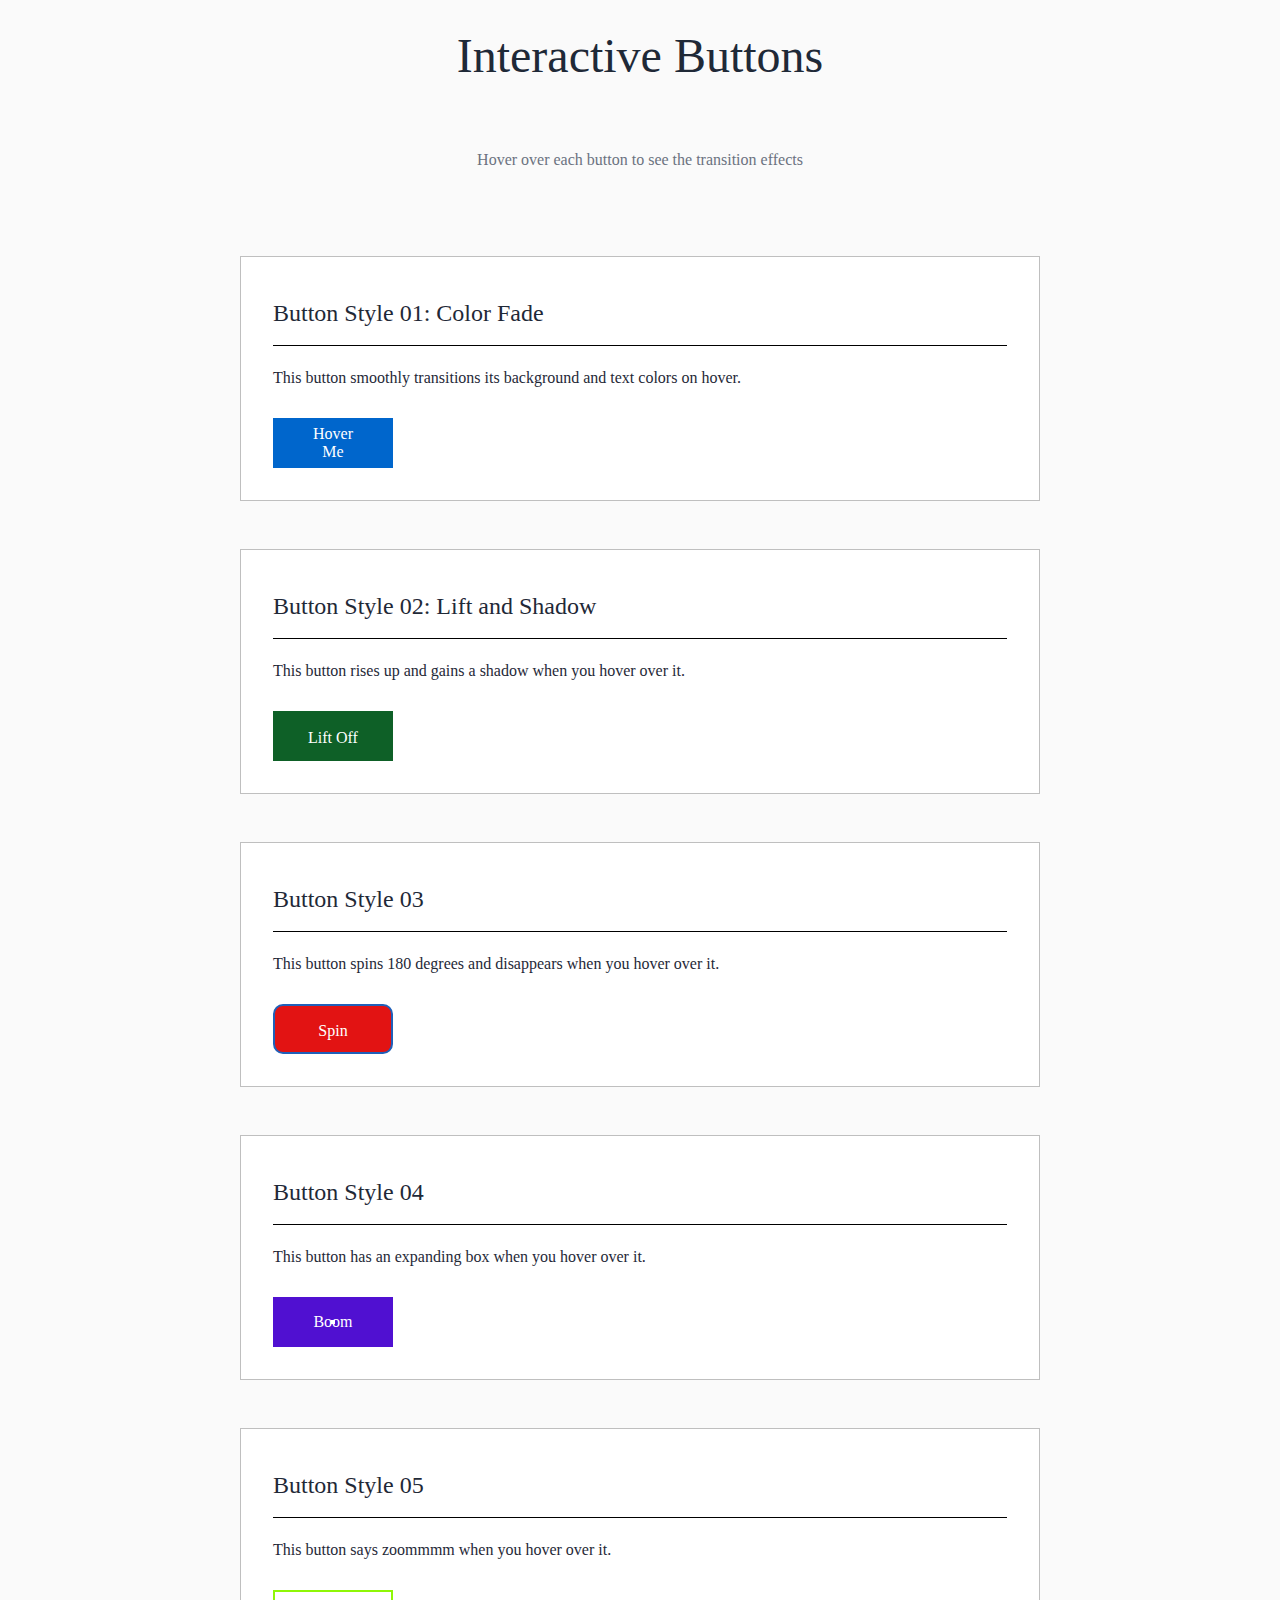
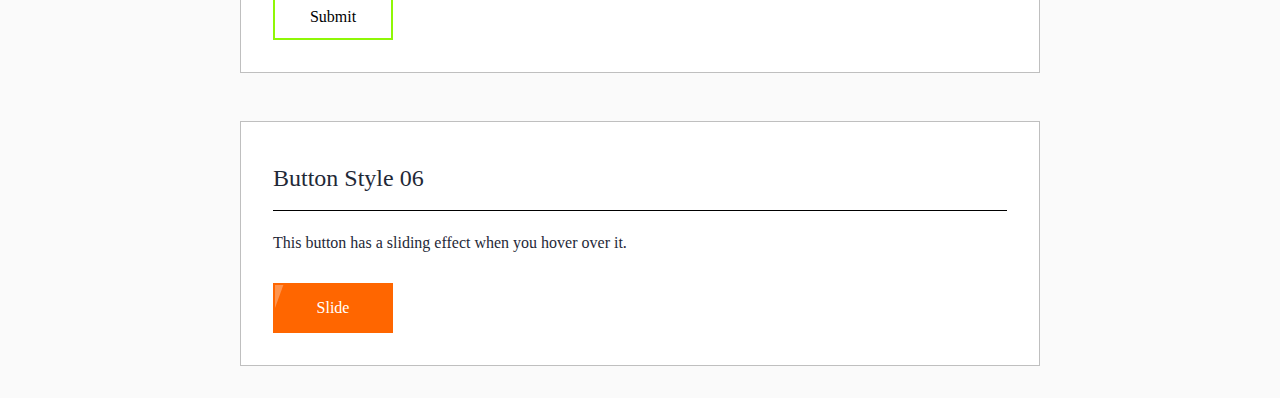
<file: week-05-exercise-01/index.html>
<!DOCTYPE html>
<html lang="en">

<head>
    <meta charset="UTF-8">
    <meta name="viewport" content="width=device-width, initial-scale=1.0">
    <title>Exercises Week 05 Exercise 01: Interactive Buttons</title>
    <link rel="stylesheet" href="./style.css">
</head>

<body>
    <div class="container">
        <h1>Interactive Buttons</h1>
        <p class="subtitle">Hover over each button to see the transition effects</p>

        <section class="button-section">
            <h2>Button Style 01: Color Fade</h2>
            <p>This button smoothly transitions its background and text colors on hover.</p>
            <button class="button-01">Hover Me</button>
        </section>


        <section class="button-section">
            <h2>Button Style 02: Lift and Shadow</h2>
            <p>This button rises up and gains a shadow when you hover over it.</p>
            <button class="button-02">Lift Off</button>
        </section>

        <section class="button-section">
            <h2>Button Style 03</h2>
            <p>This button spins 180 degrees and disappears when you hover over it.</p>
            <button class="button-03">Spin</button>
        </section>

        <section class="button-section">
            <h2>Button Style 04</h2>
            <p>This button has an expanding box when you hover over it.</p>
            <button class="button-06">Boom</button>
        </section>

        <section class="button-section">
            <h2>Button Style 05</h2>
            <p>This button says zoommmm when you hover over it.</p>
            <button class="button-05">Submit</button>
        </section>

        <section class="button-section">
            <h2>Button Style 06</h2>
            <p>This button has a sliding effect when you hover over it.</p>
            <button class="button-04">Slide</button>
        </section>
    </div>
</body>

</html>
</file>
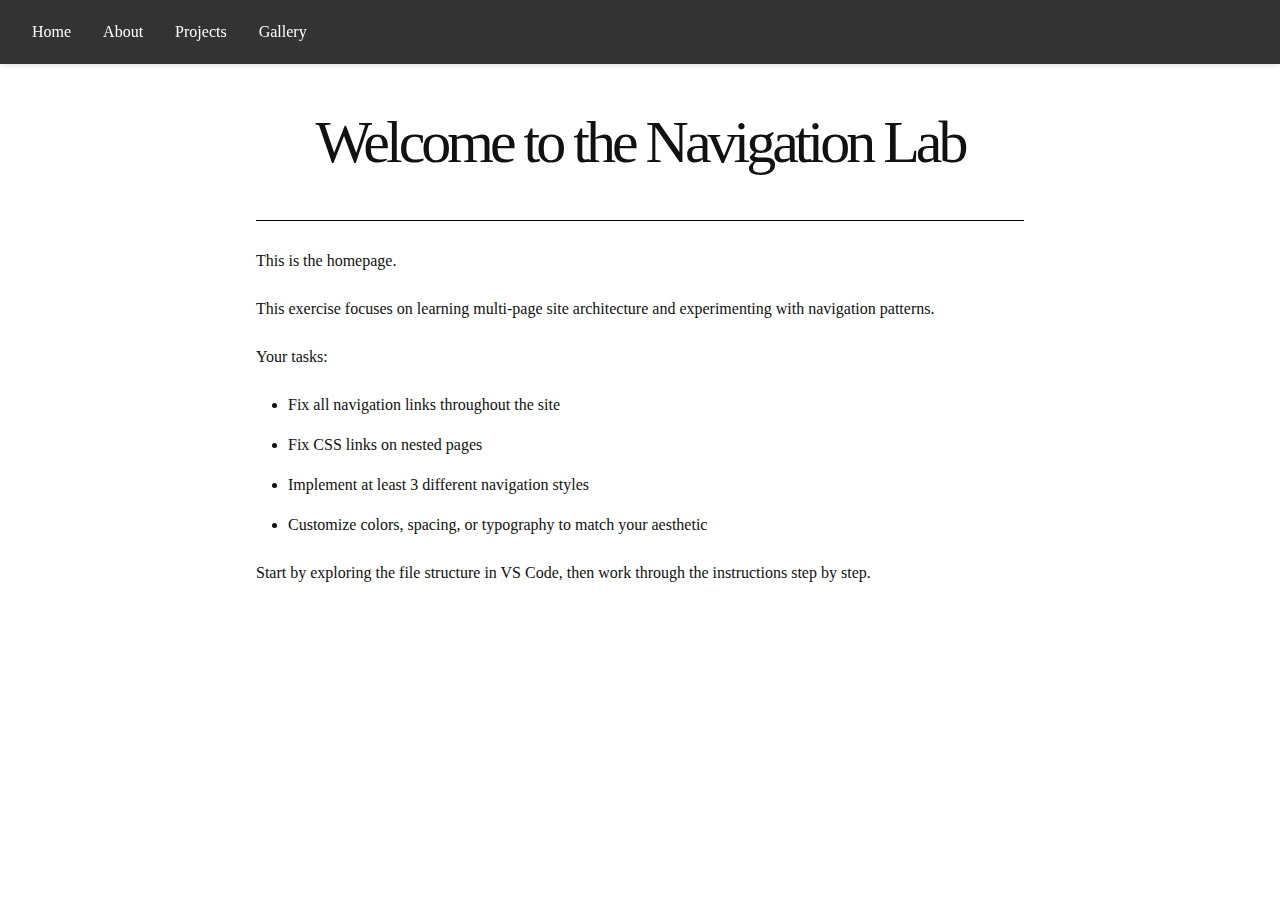
<file: week-06-exercise-01/index.html>
<!DOCTYPE html>
<html lang="en">

<head>
  <meta charset="UTF-8">
  <meta name="viewport" content="width=device-width, initial-scale=1.0">
  <title>Navigation Lab - Home</title>
  <link rel="stylesheet" href="css/style.css">
</head>

<body>

  <nav class="nav-horizontal">
    <ul>
      <li><a href="index.html">Home</a></li>
      <li><a href="about.html">About</a></li>
      <li><a href="projects/index.html">Projects</a></li>
      <li><a href="gallery/index.html">Gallery</a></li>
    </ul>
  </nav>

  <main>
    <h1>Welcome to the Navigation Lab</h1>

    <p>This is the homepage.</p>
    <p>This exercise focuses on learning multi-page site architecture and experimenting with navigation patterns.</p>

    <p>Your tasks:</p>
    <ul>
      <li>Fix all navigation links throughout the site</li>
      <li>Fix CSS links on nested pages</li>
      <li>Implement at least 3 different navigation styles</li>
      <li>Customize colors, spacing, or typography to match your aesthetic</li>
    </ul>

    <p>Start by exploring the file structure in VS Code, then work through the instructions step by step.</p>
  </main>

</body>

</html>
</file>
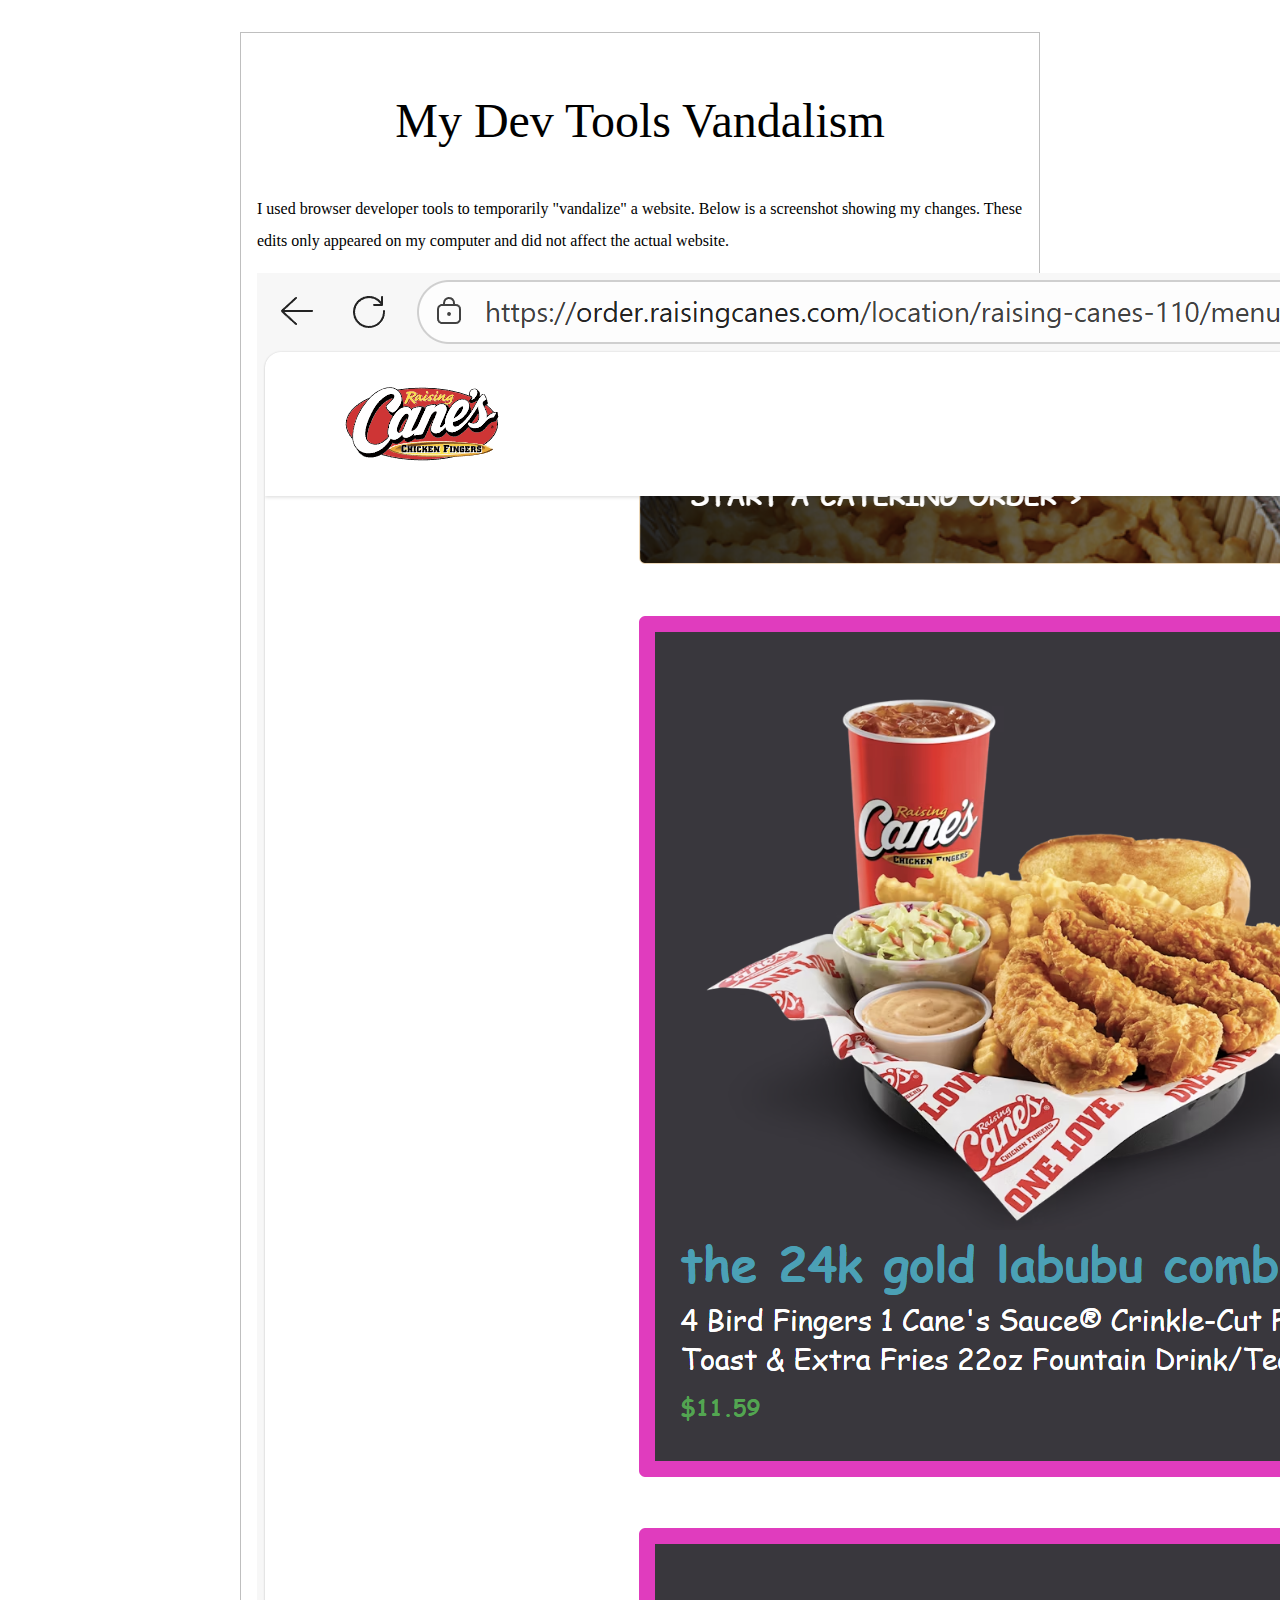
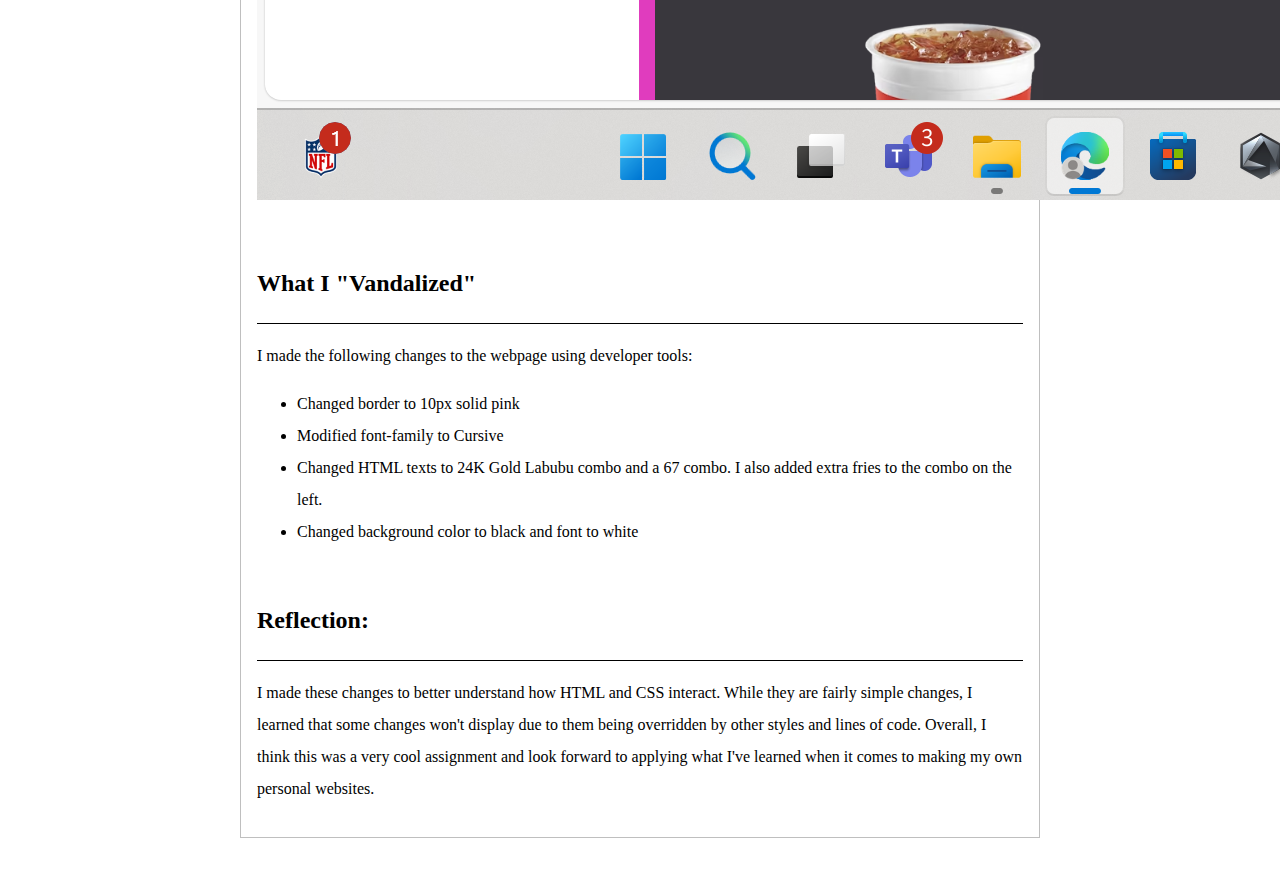
<file: week-04-exercise-01/week-04-exercise-01-template/index.html>
<!DOCTYPE html>
<html lang="en">

<head>
    <meta charset="UTF-8" />
    <meta name="viewport" content="width=device-width, initial-scale=1.0" />
    <title>Week 04 Exercise 01 - My Dev Tools Vandalism</title>
    <link rel="stylesheet" href="./style.css" />
</head>

<body>
    <main>
        <h1>My Dev Tools Vandalism</h1>
        <p>
            I used browser developer tools to temporarily "vandalize" a
            website. Below is a screenshot showing my changes. These edits
            only appeared on my computer and did not affect the actual
            website.
        </p>
        <div class="screenshot">
            <!-- 
                IMPORTANT: Update the src attribute below to match your screenshot filename.
                Example: If your screenshot is named "apple-dot-com-but-with-papyrus-font.png", change the line to:
                src="./apple-dot-com-but-with-papyrus-font.png"
            -->
            <img src="./devtools-canes-vandalism-screenshot.png" alt="Screenshot of the webpage I vandalized" />
        </div>
        <h2>What I "Vandalized"</h2>
        <p>
            I made the following changes to the webpage using developer tools:
        </p>
        <ul>
            <li>Changed border to 10px solid pink</li>
            <li>Modified font-family to Cursive</li>
            <li>Changed HTML texts to 24K Gold Labubu combo and a 67 combo. I also added extra fries to the combo on the
                left.</li>
            <li>Changed background color to black and font to white</li>
        </ul>
        <h2>Reflection:</h2>
        <p>I made these changes to better understand how HTML and CSS interact. While they are fairly simple
            changes, I learned that some changes won't display due to them being overridden by other styles and
            lines of code. Overall, I think this was a very cool assignment and look forward to applying what I've
            learned when it comes to making my own personal websites.</p>
    </main>
</body>

</html>
</file>
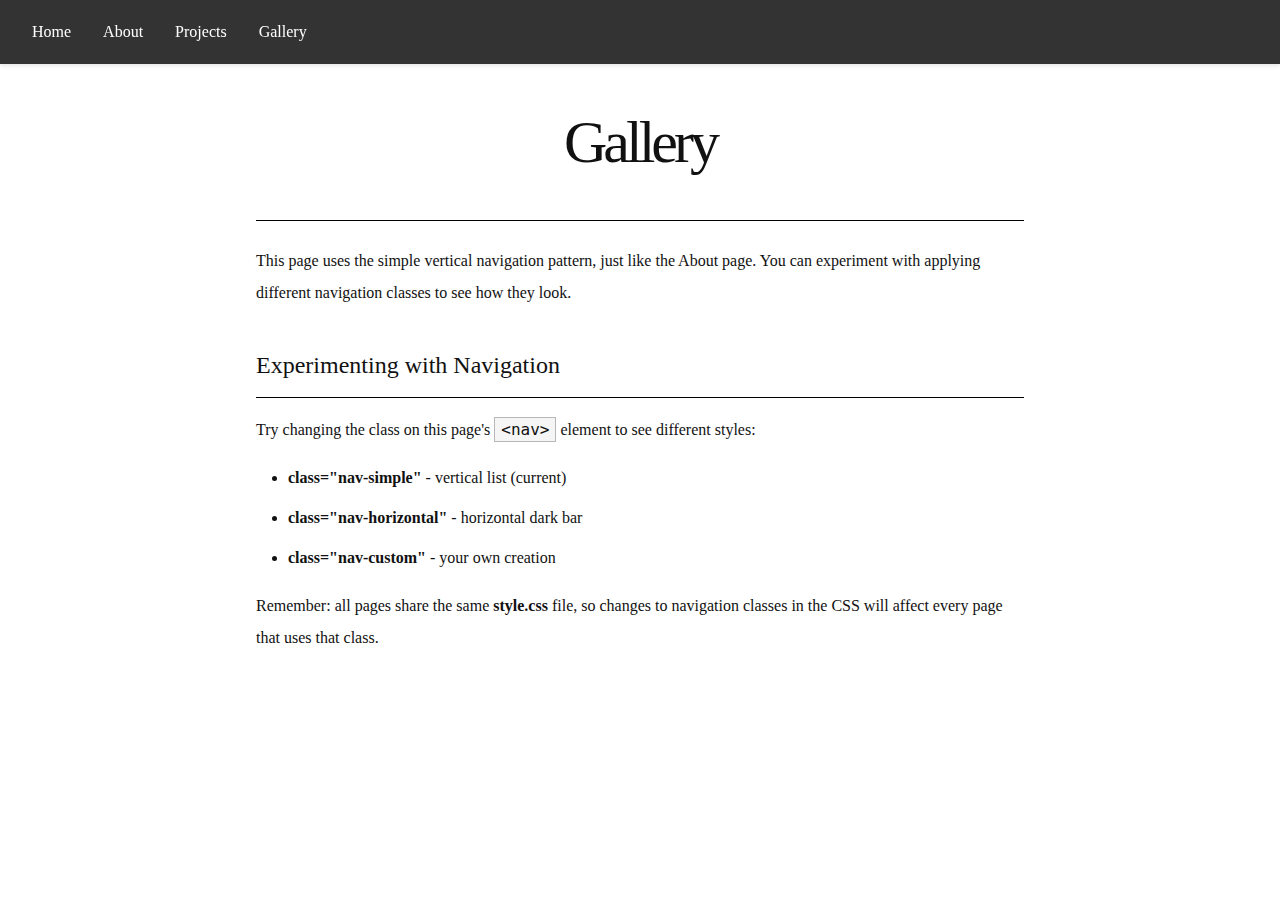
<file: week-06-exercise-01/gallery/index.html>
<!DOCTYPE html>
<html lang="en">

<head>
  <meta charset="UTF-8">
  <meta name="viewport" content="width=device-width, initial-scale=1.0">
  <title>Navigation Lab - Gallery</title>
  <link rel="stylesheet" href="../css/style.css">
</head>

<body>

  <nav class="nav-horizontal">
    <ul>
      <li><a href="../index.html">Home</a></li>
      <li><a href="../about.html">About</a></li>
      <li><a href="../projects/index.html">Projects</a></li>
      <li><a href="index.html">Gallery</a></li>
    </ul>
  </nav>

  <main>
    <h1>Gallery</h1>

    <p>This page uses the simple vertical navigation pattern, just like the About page. You can experiment with applying
      different navigation classes to see how they look.</p>

    <h2>Experimenting with Navigation</h2>

    <p>Try changing the class on this page's <code>&lt;nav&gt;</code> element to see different styles:</p>

    <ul>
      <li><strong>class="nav-simple"</strong> - vertical list (current)</li>
      <li><strong>class="nav-horizontal"</strong> - horizontal dark bar</li>
      <li><strong>class="nav-custom"</strong> - your own creation</li>
    </ul>

    <p>Remember: all pages share the same <strong>style.css</strong> file, so changes to navigation classes in the CSS
      will affect every page that uses that class.</p>
  </main>

</body>

</html>
</file>
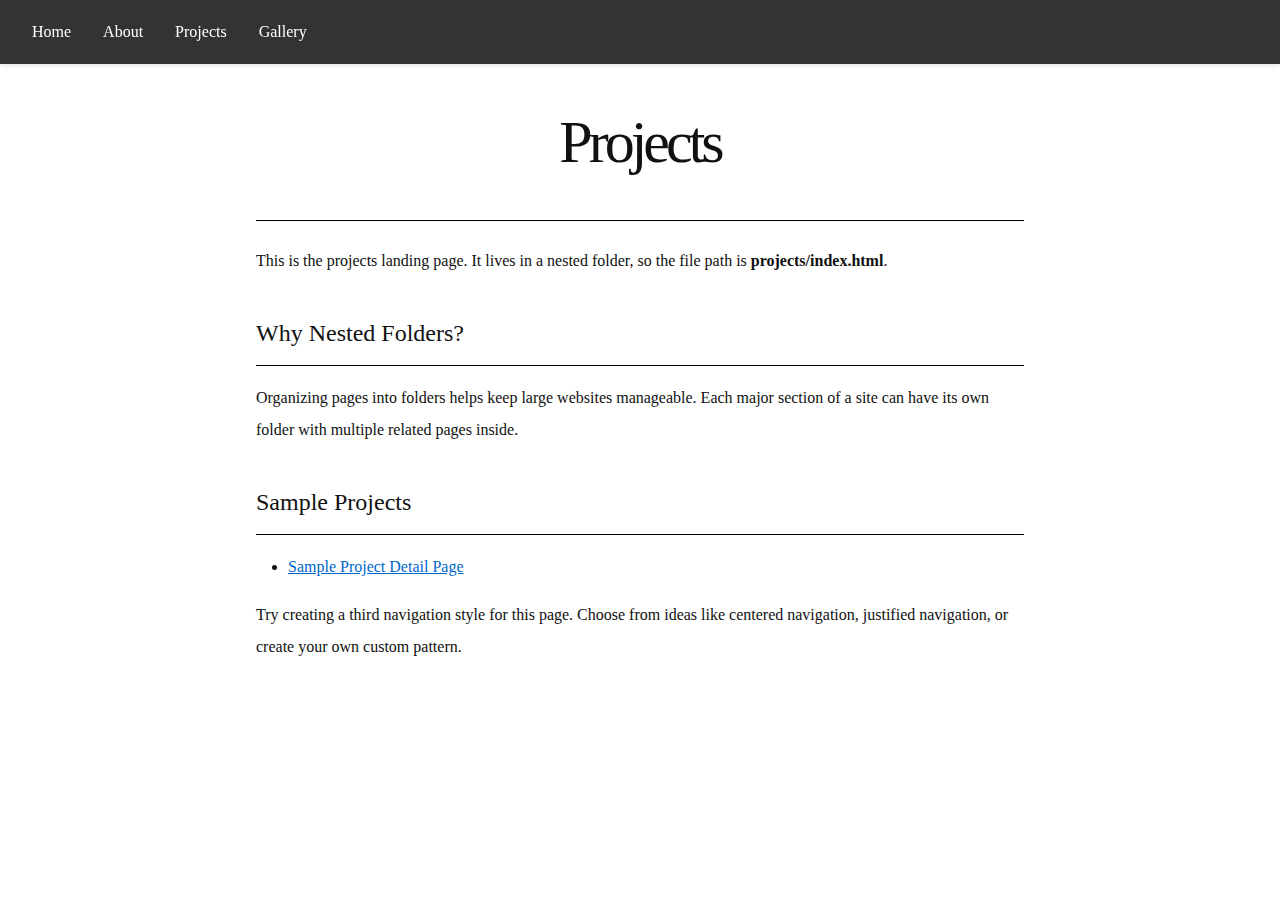
<file: week-06-exercise-01/projects/index.html>
<!DOCTYPE html>
<html lang="en">

<head>
  <meta charset="UTF-8">
  <meta name="viewport" content="width=device-width, initial-scale=1.0">
  <title>Navigation Lab - Projects</title>
  <link rel="stylesheet" href="../css/style.css">
</head>

<body>

  <nav class="nav-horizontal">
    <ul>
      <li><a href="../index.html">Home</a></li>
      <li><a href="../about.html">About</a></li>
      <li><a href="index.html">Projects</a></li>
      <li><a href="../gallery/index.html">Gallery</a></li>
    </ul>
  </nav>

  <main>
    <h1>Projects</h1>

    <p>This is the projects landing page. It lives in a nested folder, so the file path is
      <strong>projects/index.html</strong>.
    </p>

    <h2>Why Nested Folders?</h2>

    <p>Organizing pages into folders helps keep large websites manageable. Each major section of a site can have its own
      folder with multiple related pages inside.</p>

    <h2>Sample Projects</h2>

    <ul>
      <li><a href="project-detail.html">Sample Project Detail Page</a></li>
    </ul>

    <p>Try creating a third navigation style for this page. Choose from ideas like centered navigation, justified
      navigation, or create your own custom pattern.</p>
  </main>

</body>

</html>
</file>
<file: project-01/style.css>
* {
    margin: 0;
    padding: 0;
    box-sizing: border-box;
}

:root {
    /*variables*/
    --font-main: "Montserrat", sans-serif;
    --backg-page: #e5f1ff;
    --backg-card: #6b697269;
    --acc: rgb(147, 212, 234);
    --acc-s: #dbeafe;
    --text: #0f172a;
    --border: #d5e7eb;
    /*interests section variables*/

}

body {
    font-family: var(--font-main);
    background: linear-gradient(rgb(129, 166, 225));
}

header,
nav,
main,
footer {
    max-width: 960px;
    margin: 0 auto;
    padding-left: 24px;
    padding-right: 24px;
}

header {
    padding-top: 40px;
    padding-bottom: 16px;
}

header h1 {
    font-size: 40px;
    letter-spacing: 1px;
    color: var(--text)
}

nav a {
    display: flex;
    justify-content: center;
    gap: 24px;
    font-size: 14px;
    color: var(--acc-s);
    padding: 6px 14px;
    border-radius: 999px;
    transition: ease;
    margin-top: 8px;
    font-size: 14px;
    text-transform: uppercase;
    letter-spacing: 3px;
    color: var(--acc);
}

nav:hover {
    background-color: var(--acc-s);
    color: #ffffff;
    transform: translateY(-2px);
}

main {
    padding-top: 32px;
    padding-bottom: 40px;
}

main h2 {
    font-size: 24px;
    margin-bottom: 12px;
    color: var(--acc);
    letter-spacing: 1px;
}

main p {
    font-size: 16px;
    line-height: 24px;
    color: var(--acc-s);
}

main section {
    background-color: var(--backg-card);
    border-radius: 16px;
    padding: 24px 24px 8px;
    margin-bottom: 24px;
    box-shadow: 0px 10px 26px rgba(15, 23, 42, .18);
    border: 1px solid black
}

.skill-list {
    display: flex;
    flex-direction: column;
    gap: 12px;
    margin-top: 8px;
}

.skill-card {
    background-color: #111827;
    color: white;
    padding: 18px;
    border-radius: 12px;
    text-align: center;
    font-size: 18px;
    font-weight: 600;
    letter-spacing: .5px;
    box-shadow: 10px 4px 12px rgba(15, 23, 42, .45);
    border: 2px solid rgb(21, 110, 151);
    transition: all ease;
}

.skill-card:hover {
    transform: translateY(-4px);
    box-shadow: 0px 10px 20px rgba(15, 23, 42, .06);
    border-color: var(--acc);
}

.projects-row {
    display: grid;
    grid-template-columns: repeat(4, 1fr);
    gap: 16px;
}

.project-card {
    height: 400px;
    width: 100%;
    background-color: white;
    margin-top: 12px;
    padding: 18px;
    border-radius: 10px;
    border: 2px solid black;
    box-shadow: 0px 4px 12px rgba(15, 23, 42, .18);
    transition: all ease;
}

.project-card img {
    width: 100%;
    height: 160px;
    object-fit: cover;
    transition: all ease;
    border-radius: 10px;

}

.project-card img:hover {
    transform: scale(1.2);
}

.project-card h3 {
    margin-top: 20px;
    font-size: 20px;
    color: var(--text);
}

.buttons {
    margin-top: 16px;
    display: flex;
    gap: 14px;
    flex-wrap: wrap;
}

.button {
    display: inline-block;
    padding: 12px 24px;
    background-color: var(--acc);
    color: white;
    text-decoration: none;
    border-radius: 999px;
    font-size: 14px;
    letter-spacing: 2px;
    font-weight: 600;
    box-shadow: 0 4px 6px rgba(21, 110, 151, 0.5);
    text-transform: uppercase;
    transition: background-color 0.3s ease, transform 0.3s ease;
}

.button:hover {
    background-color: var(--acc-s);
    transform: translateY(-2px);
}

@media (max-width: 600px) {
    .projects-row {
        grid-template-columns: repeat(1, 1fr);
    }

    header h1 {
        font-size: 32px;
    }

    header h2 {
        font-size: 20px;
    }

    header,
    main,
    nav,
    footer {
        padding-left: 12px;
        padding-right: 12px;
        text-align: center;
    }

    nav {
        flex-direction: column;
        gap: 12px;
    }

    .buttons {
        flex-direction: column;
        align-items: center;
        gap: 12px;
    }

    .projects-row {
        grid-template-columns: 1fr;
        gap: 18px;
    }

    .skill-list {
        gap: 18px;
    }

    .button {
        width: 100%;
        max-width: 280px;
        text-align: center;
    }

    .project-card img {
        height: 200px;
    }

}
</file>
<file: week-03-exercise-01/style.css>
* {
    box-sizing: border-box;
}

body {
    font-family: Cambria, Cochin, Georgia, Times, 'Times New Roman', serif;
    margin: 5px;
    padding: 20px;
    background-color: #f382adc4;
}

.card {
    background-color: rgb(241, 85, 160);
    border: 1px solid #2b2427;
    border-radius: 5px;
    box-shadow: 0 2px 5px rgba(0, 0, 0, 0.1);
    padding: 30px;
    margin: 0 auto;
    max-width: 600px;
}

.card h1 {
    font-size: 10em;
    margin-bottom: 20px;
    color: #0b0b0bee;
}

.card p {
    font-size: 5em;
    margin: 10px 0;
    color: #0b0b0bee;
}
</file>
<file: week-04-exercise-01/style.css>
* {
    box-sizing: border-box;
}

html,
body {
    min-height: 100vh;
    margin: 0;
}

body {
    font-family: "Times New Roman", serif;
    line-height: 2;
    display: flex;
    justify-content: center;
    align-items: flex-start;
    padding: 32px 0;
}

main {
    max-width: 800px;
    width: 90%;
    padding: 16px;
    border: 1px solid rgba(0, 0, 0, 0.25);
}

h1 {
    font-weight: normal;
    font-size: 48px;
    line-height: 1em;
    margin-top: 48px;
    margin-bottom: 48px;
    text-align: center;
}

h2 {
    font-size: 24px;
    margin-top: 48px;
    margin-bottom: 16px;
    border-bottom: 1px solid rgba(0, 0, 0, 1);
    padding-bottom: 16px;
}

p {
    margin-bottom: 16px;
}

.screenshot-container {
    margin: 32px 0;
    padding: 16px;
    border: 1px solid rgba(0, 0, 0, 1);
    text-align: center;
    height: 400px;
    overflow: auto;
}

.screenshot-container img {
    max-width: 100%;
    height: auto;
    display: block;
    margin: 0 auto;
    border: 1px solid rgba(0, 0, 0, 0.25);
}
</file>
<file: week-04-exercise-02/style.css>
* {
    box-sizing: border-box;
}

html,
body {
    min-height: 100vh;
    margin: 0;
    font-family: Impact, Haettenschweiler, 'Arial Narrow Bold', sans-serif;
    color: #15e53f;
    background: linear-gradient(to bottom, #000 0%, #2f2e2e 100%);
}

body {
    font-family: "Times New Roman", serif;
    line-height: 2;
    display: flex;
    justify-content: center;
    align-items: flex-start;
    padding: 32px 0;
    background-color: #121212;
    color: #ffffff;
}

main {
    max-width: 1200px;
    width: 90%;
    padding: 16px;
    border: none;
}

h1 {
    font-weight: normal;
    font-size: 48px;
    line-height: 1em;
    margin-top: 48px;
    margin-bottom: 48px;
    text-align: center;
}

main>p {
    margin-bottom: 32px;
    text-align: center;
    max-width: 800px;
    margin-left: auto;
    margin-right: auto;
    font-size: 24px;
}

.collection-grid {
    margin: 48px 0;
    display: flex;
    gap: 24px;
    flex-wrap: wrap;
    justify-content: center;
    gap: 40px;
}

.collection-card {
    border: none;
    background-color: #1e1e1e;
    padding: 16px;
    flex: 1 1 300px;
    max-width: 300px;
    box-shadow: 0 4px 20px rgba(0, 0, 0, 0.2);
    border-radius: 14px;
    position: relative;
}

.collection-card img {
    width: 100%;
    height: 500px;
    object-fit: cover;
    display: block;
    border: 1px solid rgba(0, 0, 0, 0.25);
    margin-bottom: 16px;
    border-radius: 12px;
}

.collection-card:hover {
    transform: scale(1.05);
    transition: transform 0.3s ease-in-out;
    box-shadow: 0 0 20px rgba(117, 192, 48, 0.3)
}

.collection-card:hover .play-button {
    opacity: 1;
    transform: scale(1);
}

.collection-card h2 {
    font-size: 24px;
    font-weight: bold;
    margin-top: 0;
    margin-bottom: 8px;
    line-height: 1.2;
    color: #1ddb60
}

.collection-card .details {
    font-size: 14px;
    color: #ffffff;
    margin-bottom: 16px;
    font-style: italic;
}

.collection-card .description {
    font-size: 16px;
    margin-bottom: 0;
    line-height: 1.6;
}

.play-button {
    position: absolute;
    bottom: 15px;
    right: 15px;
    height: 50px;
    width: 50px;
    background-color: #15e53f;
    border-radius: 50%;
    color: #ffffff;
    display: flex;
    align-items: center;
    justify-content: center;
    cursor: pointer;
    opacity: 0;
    transform: scale(0.8);
    transition: opacity 0.3s ease-in-out, transform 0.3s ease-in-out;
}

.play-button i {
    border-style: solid;
    border-width: 7.5px 0 7.5px 15px;
    border-color: transparent transparent transparent #ffffff;
    margin-left: 3px;
}

@media (width >=480px) {
    .collection-card {
        flex: 1 1 45%;
    }
}

@media (width >=1024px) {
    .collection-card {
        flex: 1 1 30%;
    }
}
</file>
<file: week-05-exercise-01/style.css>
* {
    margin: 0;
    padding: 0;
    box-sizing: border-box;
}

:root {
    --font-main: "Times New Roman", serif;
    --height-main: 50px;
    --width-main: 120px;
    --padding-main: 16px 32px;
    --border-main: 2px;
}

body {
    font-family: var(--font-main);
    line-height: 2;
    background-color: #fafafa;
    color: #1F2937;
    padding: 32px 16px;
}

.container {
    max-width: 800px;
    margin: 0 auto;
    display: flex;
    flex-direction: column;
    gap: 48px;
}

h1 {
    font-size: 48px;
    line-height: 1em;
    font-weight: normal;
    text-align: center;
    margin-bottom: 16px;

}

.subtitle {
    text-align: center;
    font-size: 16px;
    color: #6B7280;
    margin-bottom: 32px;
}

h2 {
    font-size: 24px;
    font-weight: normal;
    border-bottom: 1px solid rgba(0, 0, 0, 1);
    padding-bottom: 8px;
    margin-bottom: 16px;
}

.button-section {
    padding: 32px;
    background-color: #ffffff;
    border: 1px solid rgba(0, 0, 0, 0.25);
}

.button-section p {
    font-size: 16px;
    margin-bottom: 24px;
}

button {
    font-family: var(--font-main);
    font-size: 16px;
    cursor: pointer;
    border-radius: 0;
}

.button-01 {
    background-color: #0066CC;
    color: #ffffff;
    padding: var(--padding-main);
    border: var(--border-main) solid #0066CC;
    transition: background-color 0.3s ease, color 0.3s ease, border-color 0.3s ease;
    height: var(--height-main);
    width: var(--width-main);
    display: flex;
    justify-content: center;
    align-items: center;
    text-align: center;

}

.button-01:hover {
    background-color: #ffffff;
    color: #0066CC;
    border-color: #0066CC;
}

.button-02 {
    background-color: #0e6027;
    color: #ffffff;
    padding: var(--padding-main);
    border: var(--border-main) solid #0e6027;
    transition: transform 0.3s ease, box-shadow 0.3s ease;
    height: var(--height-main);
    width: var(--width-main);
}

.button-02:hover {
    transform: translateY(-4px);
    box-shadow: 0 8px 16px rgba(0, 0, 0, 0.2);
}

.button-03 {
    background-color: rgb(226, 19, 19);
    color: white;
    padding: var(--padding-main);
    border: var(--border-main) solid #2060b9;
    border-radius: 10px;
    cursor: pointer;
    overflow: hidden;
    transition: all 0.7s ease;
    height: var(--height-main);
    width: var(--width-main);
}

.button-03:hover {
    transform: rotate(180deg);
    background-color: white;
    border: none;
}

.button-04 {
    background-color: #ff6600;
    color: #ffffff;
    padding: var(--padding-main);
    border: var(--border-main) solid #ff6600;
    position: relative;
    overflow: hidden;
    height: var(--height-main);
    width: var(--width-main);
    justify-content: center;
    align-items: center;
    display: flex;
    text-align: center;
}

.button-04::after {
    content: '';
    position: absolute;
    top: 0;
    left: -100%;
    width: 100%;
    height: 100%;
    background-color: rgba(255, 255, 255, 0.3);
    transition: all 0.5s ease;
    transform: skewX(-20deg);
}

.button-04:hover::after {
    left: 100%;
    background-color: rgba(255, 255, 255, 0.3);
}

.button-05 {
    position: relative;
    overflow: hidden;
    background-color: white;
    padding: var(--padding-main);
    border: var(--border-main) solid rgb(143, 247, 7);
    height: var(--height-main);
    width: var(--width-main);
}

.button-05::after {
    content: '';
    position: absolute;
    justify-content: center;
    align-items: center;
    top: 50%;
    right: 1px;
    background: white;
    transform: skewX(-20deg) translateX(-150%);
    transition: transform 3s ease;
}

.button-05:hover::after {
    content: 'zoommmm';
    width: 100%;
    height: 1px;
    transform: skewX(-20deg) translateX(300%);
}

.button-06 {
    position: relative;
    overflow: hidden;
    background-color: #5010d1;
    color: #ffffff;
    padding: var(--padding-main);
    border: var(--border-main) solid #5010d1;
    height: var(--height-main);
    width: var(--width-main);
    display: flex;
    justify-content: center;
    align-items: center;
    text-align: center;
}

.button-06::after {
    content: '';
    position: absolute;
    box-sizing: border-box;
    background: transparent;
    border: 2px solid #ffffff;
    left: 50%;
    top: 50%;
    width: 0;
    height: 0;
    transform: translate(-50%, -50%);
    transition: width 0.3s ease, height 0.3s ease;
}

.button-06:hover::after {
    width: 100%;
    height: 100%;
    left: 50%;
    top: 50%;
    transform: translate(-50%, -50%);
}
</file>
<file: week-06-exercise-01/css/style.css>
* {
  margin: 0;
  padding: 0;
  box-sizing: border-box;
}

body {
  font-family: "Times New Roman", serif;
  font-size: 16px;
  line-height: 2;
  color: #111111;
  background-color: #ffffff;
  display: flex;
  justify-content: center;
  align-items: flex-start;
  min-height: 100vh;
  padding: 32px 0;
}

main {
  max-width: 800px;
  width: 100%;
  padding: 0 16px;
}

h1 {
  font-size: 3.75rem;
  font-weight: normal;
  line-height: 1em;
  letter-spacing: -0.25rem;
  text-align: center;
  margin-bottom: 24px;
  padding-bottom: 48px;
  border-bottom: 1px solid rgba(0, 0, 0, 1);
}

h2 {
  font-size: 24px;
  font-weight: normal;
  margin-top: 32px;
  margin-bottom: 16px;
  padding-bottom: 8px;
  border-bottom: 1px solid rgba(0, 0, 0, 1);
}

p {
  margin-bottom: 16px;
}

ul {
  margin-left: 32px;
  margin-bottom: 16px;
}

li {
  margin-bottom: 8px;
}

a {
  color: #0066CC;
  text-decoration: underline;
}

a:hover {
  color: #004499;
}

code {
  font-family: monospace;
  background-color: #f5f5f5;
  padding: 2px 6px;
  border: 1px solid rgba(0, 0, 0, 0.25);
}

.nav-simple {
  position: fixed;
  left: 32px;
  top: 32px;
  width: 200px;
}

.nav-simple ul {
  list-style: none;
  margin: 0;
  padding: 0;
}

.nav-simple li {
  margin-bottom: 8px;
}

.nav-simple a {
  display: block;
  padding: 8px 16px;
  color: #0066CC;
  text-decoration: none;
  background-color: #fafafa;
  border: 1px solid rgba(0, 0, 0, 0.25);
  transition: background-color 0.3s ease, color 0.3s ease;
}

.nav-simple a:hover {
  background-color: #0066CC;
  color: #ffffff;
}

.nav-simple+main {
  margin-left: 232px;
}

.nav-horizontal {
  position: fixed;
  top: 0;
  left: 0;
  right: 0;
  background-color: #333333;
  padding: 0 32px;
  box-shadow: 0 2px 4px rgba(0, 0, 0, 0.1);
  z-index: 1000;
}

.nav-horizontal ul {
  list-style: none;
  margin: 0;
  padding: 0;
  display: flex;
  gap: 32px;
}

.nav-horizontal li {
  margin-bottom: 0;
}

.nav-horizontal a {
  display: block;
  padding: 16px 0;
  color: #ffffff;
  text-decoration: none;
  transition: color 0.3s ease;
}

.nav-horizontal a:hover {
  color: #0066CC;
}

.nav-horizontal+main {
  margin-top: 80px;
}

.nav-custom {}

.nav-custom ul {}

.nav-custom li {}

.nav-custom a {}

.nav-custom a:hover {}

@media (width >=480px) {}

@media (width >=1024px) {}
</file>
<file: week-04-exercise-01/week-04-exercise-01-template/style.css>
* {
    box-sizing: border-box;
}

html,
body {
    min-height: 100vh;
    margin: 0;
}

body {
    font-family: "Times New Roman", serif;
    line-height: 2;
    display: flex;
    justify-content: center;
    align-items: flex-start;
    padding: 32px 0;
}

main {
    max-width: 800px;
    width: 90%;
    padding: 16px;
    border: 1px solid rgba(0, 0, 0, 0.25);
}

h1 {
    font-weight: normal;
    font-size: 48px;
    line-height: 1em;
    margin-top: 48px;
    margin-bottom: 48px;
    text-align: center;
}

h2 {
    font-size: 24px;
    margin-top: 48px;
    margin-bottom: 16px;
    border-bottom: 1px solid rgba(0, 0, 0, 1);
    padding-bottom: 16px;
}

p {
    margin-bottom: 16px;
}

.screenshot-container {
    margin: 32px 0;
    padding: 16px;
    border: 1px solid rgba(0, 0, 0, 1);
    text-align: center;
}

.screenshot-container img {
    max-width: 100%;
    height: auto;
    display: block;
    margin: 0 auto;
    border: 1px solid rgba(0, 0, 0, 0.25);
}
</file>
